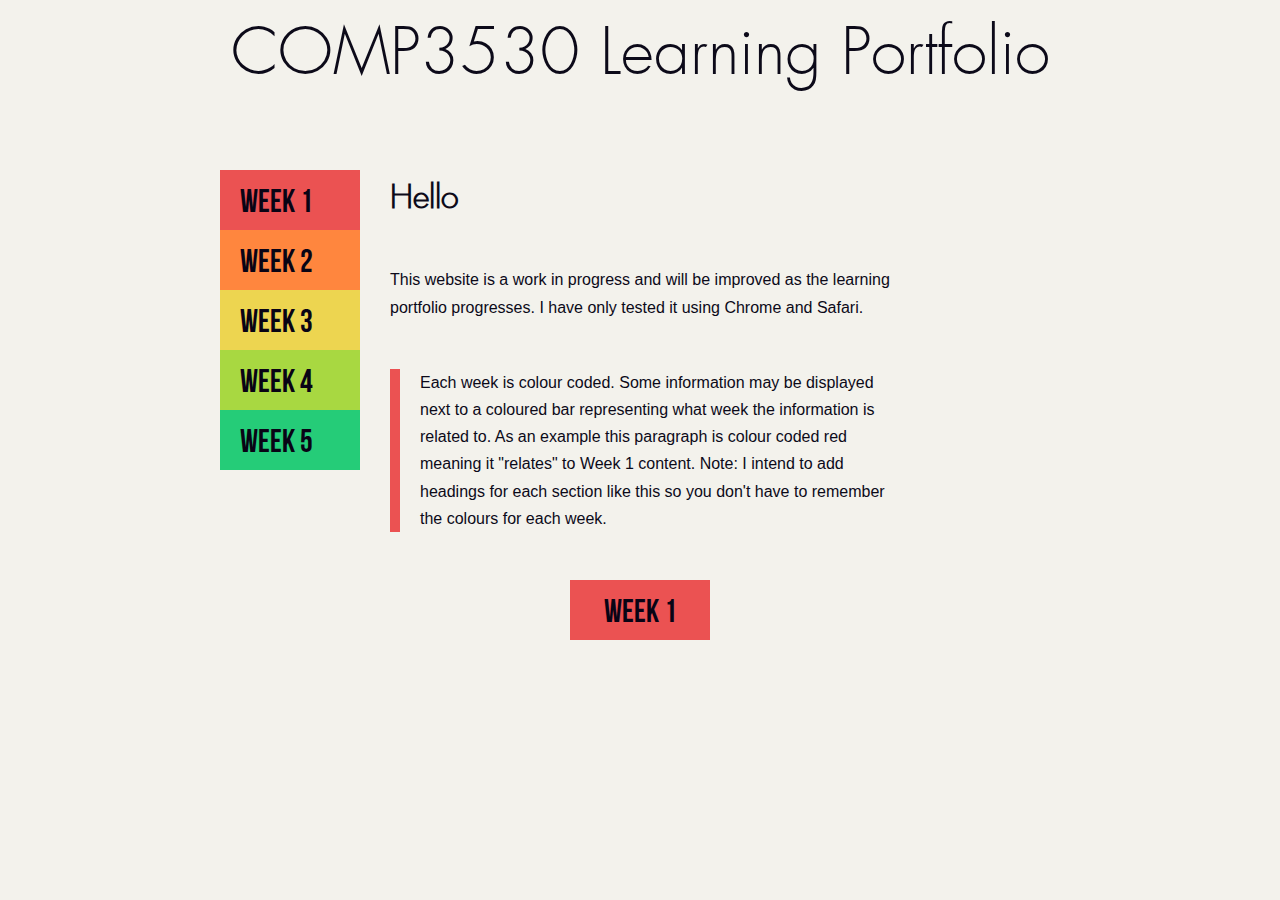
<file: index.html>
<!DOCTYPE html>
<html>
    <head>
        <meta charset="UTF-8">
        <title>Eamonn Laffey's Learning Portforlio</title>
        <link rel="stylesheet" type="text/css" href="style.css">
    </head>
    <body>
        <div class="banner"><a href="index.html">COMP3530 Learning Portfolio</a></div>
        <div class="container">
            <ul class="menu">
                <li><a class="menu-item1" href="week1.html">WEEK 1</a></li>
                <li><a class="menu-item2" href="week2.html">WEEK 2</a></li>
                <li><a class="menu-item3" href="week3.html">WEEK 3</a></li>
                <li><a class="menu-item4" href="week4.html">WEEK 4</a></li>
                <li><a class="menu-item5" href="week5.html">WEEK 5</a></li>
            </ul>
            <div class="content">
                <h1>Hello</h1>
                <p>This website is a work in progress and will be improved as the learning portfolio progresses. I have only tested it using Chrome and Safari.</p>
                <p class="para-week1">Each week is colour coded. Some information may be displayed next to a coloured bar representing what week the information is related to. As an example this paragraph is colour coded red meaning it "relates" to Week 1 content. Note: I intend to add headings for each section like this so you don't have to remember the colours for each week.</p>
                <a class="menu-item1" href="week1.html">WEEK 1</a>
            </div>
        </div>
    </body>
</html>
</file>
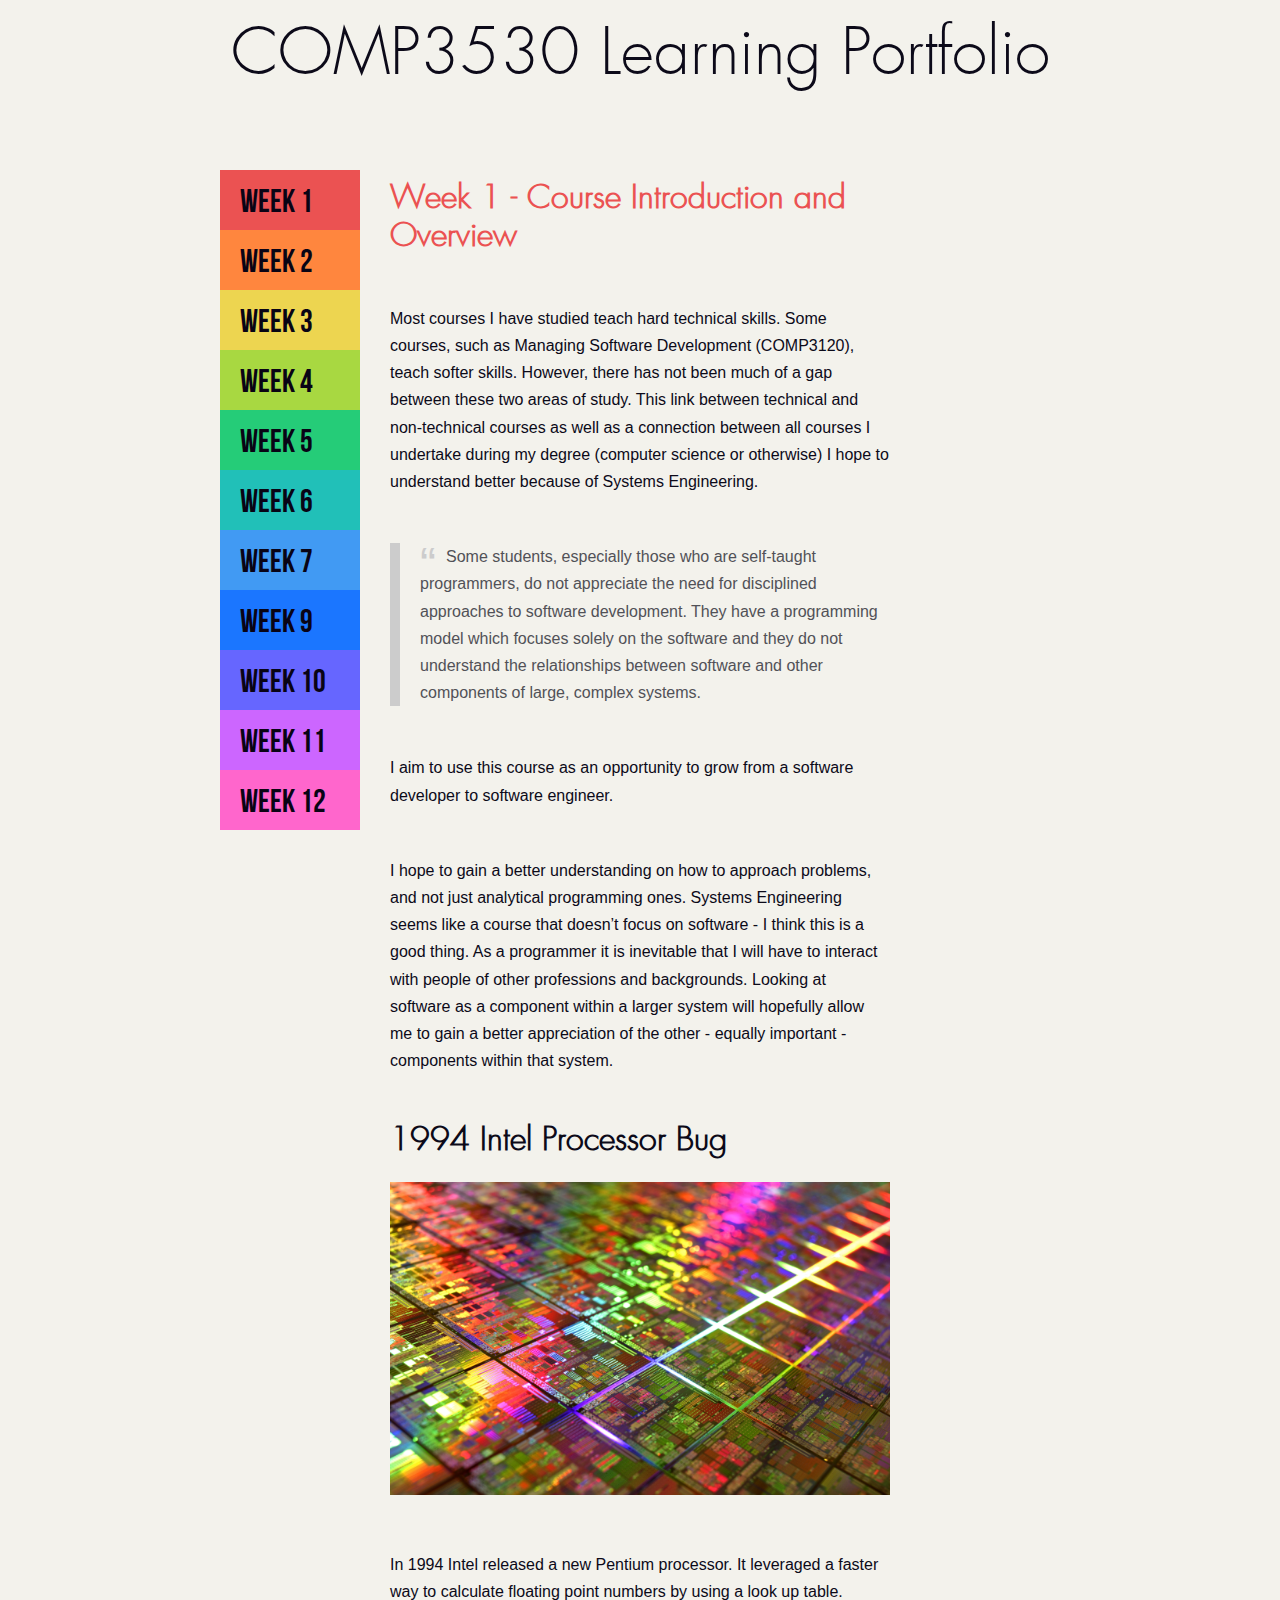
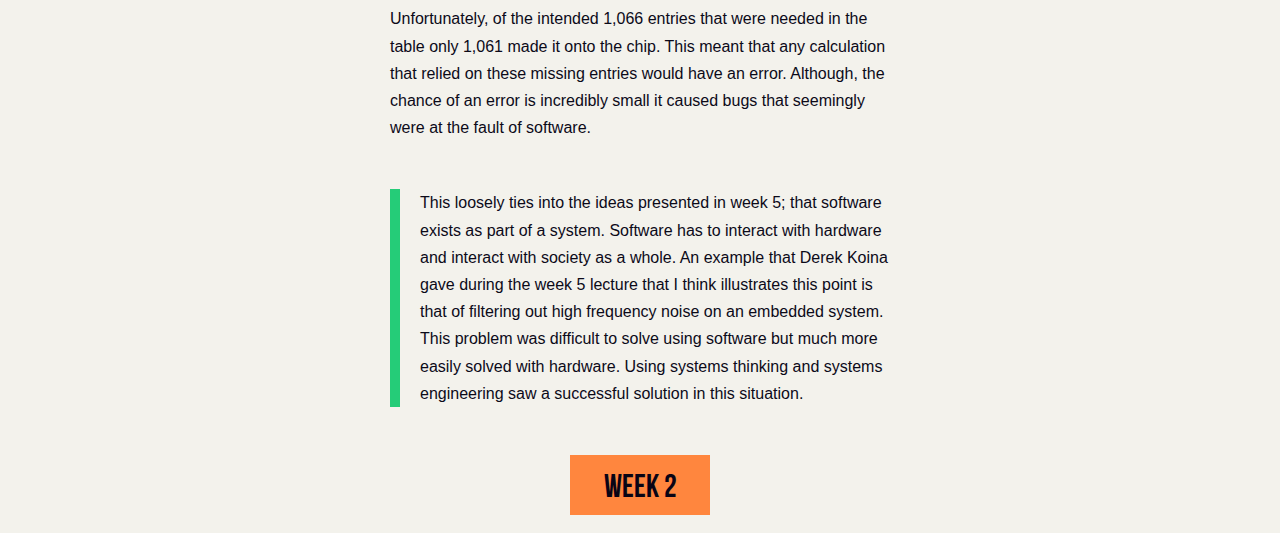
<file: week1.html>
<!DOCTYPE html>
<html>
    <head>
        <meta charset="UTF-8">
        <title>Eamonn Laffey's Learning Portforlio</title>
        <link rel="stylesheet" type="text/css" href="style.css">
    </head>
    <body>
        <div class="banner"><a href="index.html">COMP3530 Learning Portfolio</a></div>
        <div class="container">
            <ul class="menu">
                <li><a class="menu-item1" href="week1.html">WEEK 1</a></li>
                <li><a class="menu-item2" href="week2.html">WEEK 2</a></li>
                <li><a class="menu-item3" href="week3.html">WEEK 3</a></li>
                <li><a class="menu-item4" href="week4.html">WEEK 4</a></li>
                <li><a class="menu-item5" href="week5.html">WEEK 5</a></li>
                <li><a class="menu-item6" href="week6.html">WEEK 6</a></li>
                <li><a class="menu-item7" href="week7.html">WEEK 7</a></li>
                <li><a class="menu-item9" href="week9.html">WEEK 9</a></li>
                <li><a class="menu-item10" href="week10.html">WEEK 10</a></li>
                <li><a class="menu-item11" href="week11.html">WEEK 11</a></li>
                <li><a class="menu-item12" href="week12.html">WEEK 12</a></li>
            </ul>
            <div class="content">
                <h1 class="week1">Week 1 - Course Introduction and Overview</h1>
                <p>Most courses I have studied teach hard technical skills. Some courses, such as Managing Software Development (COMP3120), teach softer skills. However, there has not been much of a gap between these two areas of study. This link between technical and non-technical courses as well as a connection between all courses I undertake during my degree (computer science or otherwise) I hope to understand better because of Systems Engineering.</p>
                <p class="blockquote">Some students, especially those who are self-taught programmers, do not appreciate the need for disciplined approaches to software development. They have a programming model which focuses solely on the software and they do not  understand the relationships between software and other components of large, complex systems.</p>
                <p>I aim to use this course as an opportunity to grow from a software developer to software engineer.<p>
                <p>I hope to gain a better understanding on how to approach problems, and not just analytical programming ones. Systems Engineering seems like a course that doesn’t focus on software - I think this is a good thing. As a programmer it is inevitable that I will have to interact with people of other professions and backgrounds. Looking at software as a component within a larger system will hopefully allow me to gain a better appreciation of the other - equally important - components within that system.</p>
                <h1>1994 Intel Processor Bug</h1>
                <img src="intel.jpg" />
                <p>In 1994 Intel released a new Pentium processor. It leveraged a faster way to calculate floating point numbers by using a look up table. Unfortunately, of the intended 1,066 entries that were needed in the table only 1,061 made it onto the chip. This meant that any calculation that relied on these missing entries would have an error. Although, the chance of an error is incredibly small it caused bugs that seemingly were at the fault of software. </p>
                <p class="para-week5">This loosely ties into the ideas presented in week 5; that software exists as part of a system. Software has to interact with hardware and interact with society as a whole. An example that Derek Koina gave during the week 5 lecture that I think illustrates this point is that of filtering out high frequency noise on an embedded system. This problem was difficult to solve using software but much more easily solved with hardware. Using systems thinking and systems engineering saw a successful solution in this situation.</p>
                <a class="menu-item2" href="week2.html">WEEK 2</a>
            </div>
        </div>
    </body>
</html>
</file>
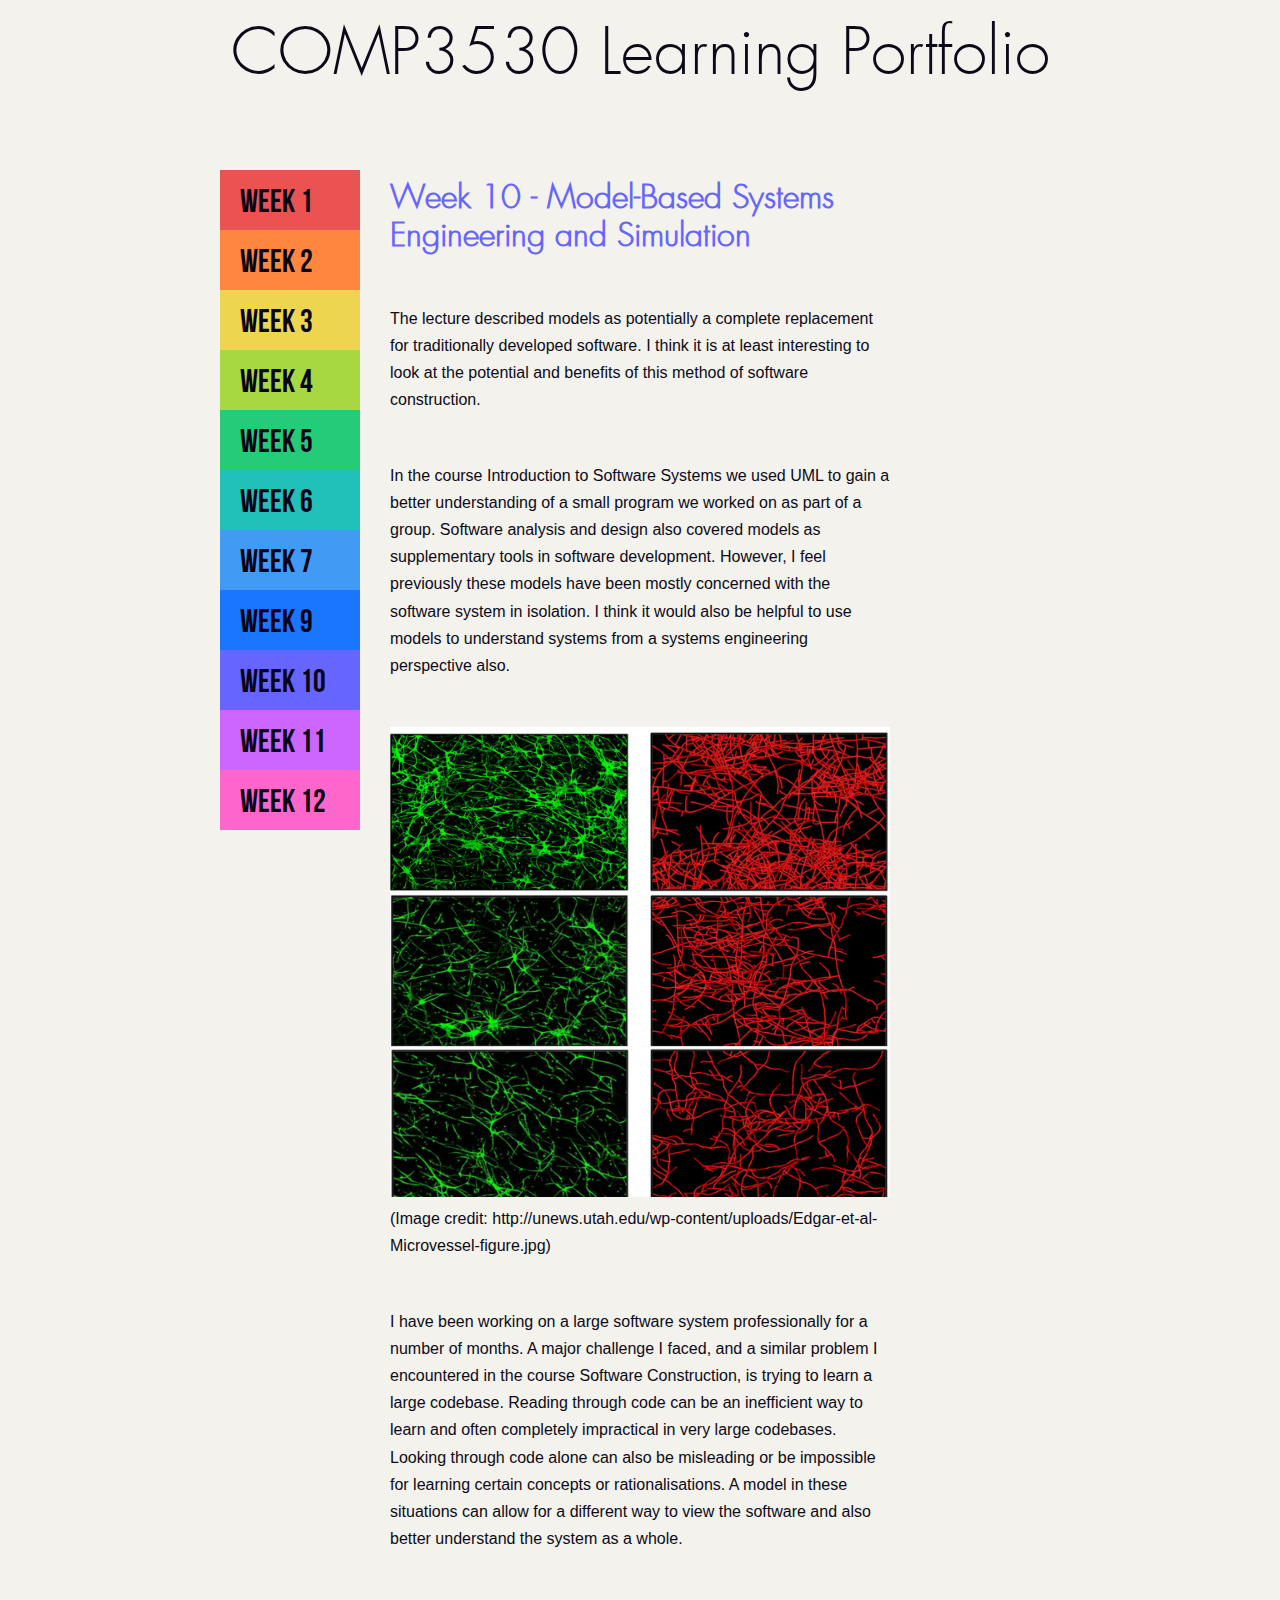
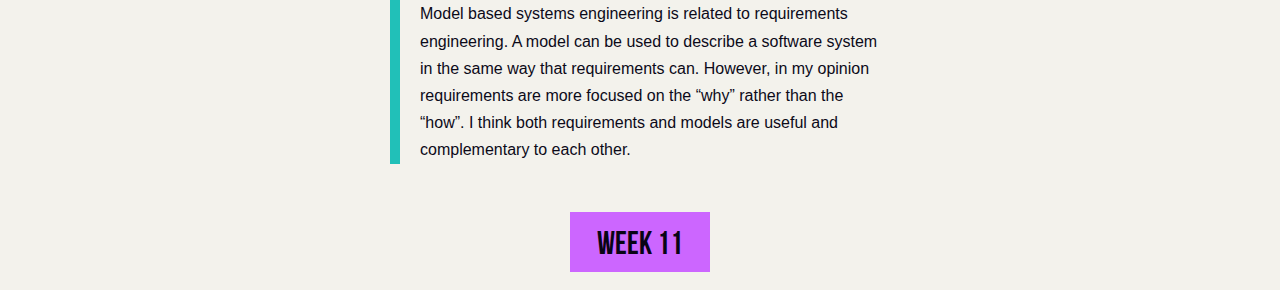
<file: week10.html>
<!DOCTYPE html>
<html>
    <head>
        <meta charset="UTF-8">
        <title>Eamonn Laffey's Learning Portforlio</title>
        <link rel="stylesheet" type="text/css" href="style.css">
    </head>
    <body>
        <div class="banner"><a href="index.html">COMP3530 Learning Portfolio</a></div>
        <div class="container">
            <ul class="menu">
                <li><a class="menu-item1" href="week1.html">WEEK 1</a></li>
                <li><a class="menu-item2" href="week2.html">WEEK 2</a></li>
                <li><a class="menu-item3" href="week3.html">WEEK 3</a></li>
                <li><a class="menu-item4" href="week4.html">WEEK 4</a></li>
                <li><a class="menu-item5" href="week5.html">WEEK 5</a></li>
                <li><a class="menu-item6" href="week6.html">WEEK 6</a></li>
                <li><a class="menu-item7" href="week7.html">WEEK 7</a></li>
                <li><a class="menu-item9" href="week9.html">WEEK 9</a></li>
                <li><a class="menu-item10" href="week10.html">WEEK 10</a></li>
                <li><a class="menu-item11" href="week11.html">WEEK 11</a></li>
                <li><a class="menu-item12" href="week12.html">WEEK 12</a></li>
            </ul>
            <div class="content">
                <h1 class="week10">Week 10 - Model-Based Systems Engineering and Simulation</h1>
                <p>The lecture described models as potentially a complete replacement for traditionally developed software. I think it is at least interesting to look at the potential and benefits of this method of software construction.</p>
                <p>In the course Introduction to Software Systems we used UML to gain a better understanding of a small program we worked on as part of a group. Software analysis and design also covered models as supplementary tools in software development. However, I feel previously these models have been mostly concerned with the software system in isolation. I think it would also be helpful to use models to understand systems from a systems engineering perspective also.</p>
                <img src="model.jpg" />
                (Image credit: http://unews.utah.edu/wp-content/uploads/Edgar-et-al-Microvessel-figure.jpg)
                <p>I have been working on a large software system professionally for a number of months. A major challenge I faced, and a similar problem I encountered in the course Software Construction, is trying to learn a large codebase. Reading through code can be an inefficient way to learn and often completely impractical in very large codebases. Looking through code alone can also be misleading or be impossible for learning certain concepts or rationalisations. A model in these situations can allow for a different way to view the software and also better understand the system as a whole.</p>
                <p class="para-week6">Model based systems engineering is related to requirements engineering. A model can be used to describe a software system in the same way that requirements can. However, in my opinion requirements are more focused on the “why” rather than the “how”. I think both requirements and models are useful and complementary to each other.</p>
                <a class="menu-item11" href="week11.html">WEEK 11</a>
            </div>
        </div>
    </body>
</html>
</file>
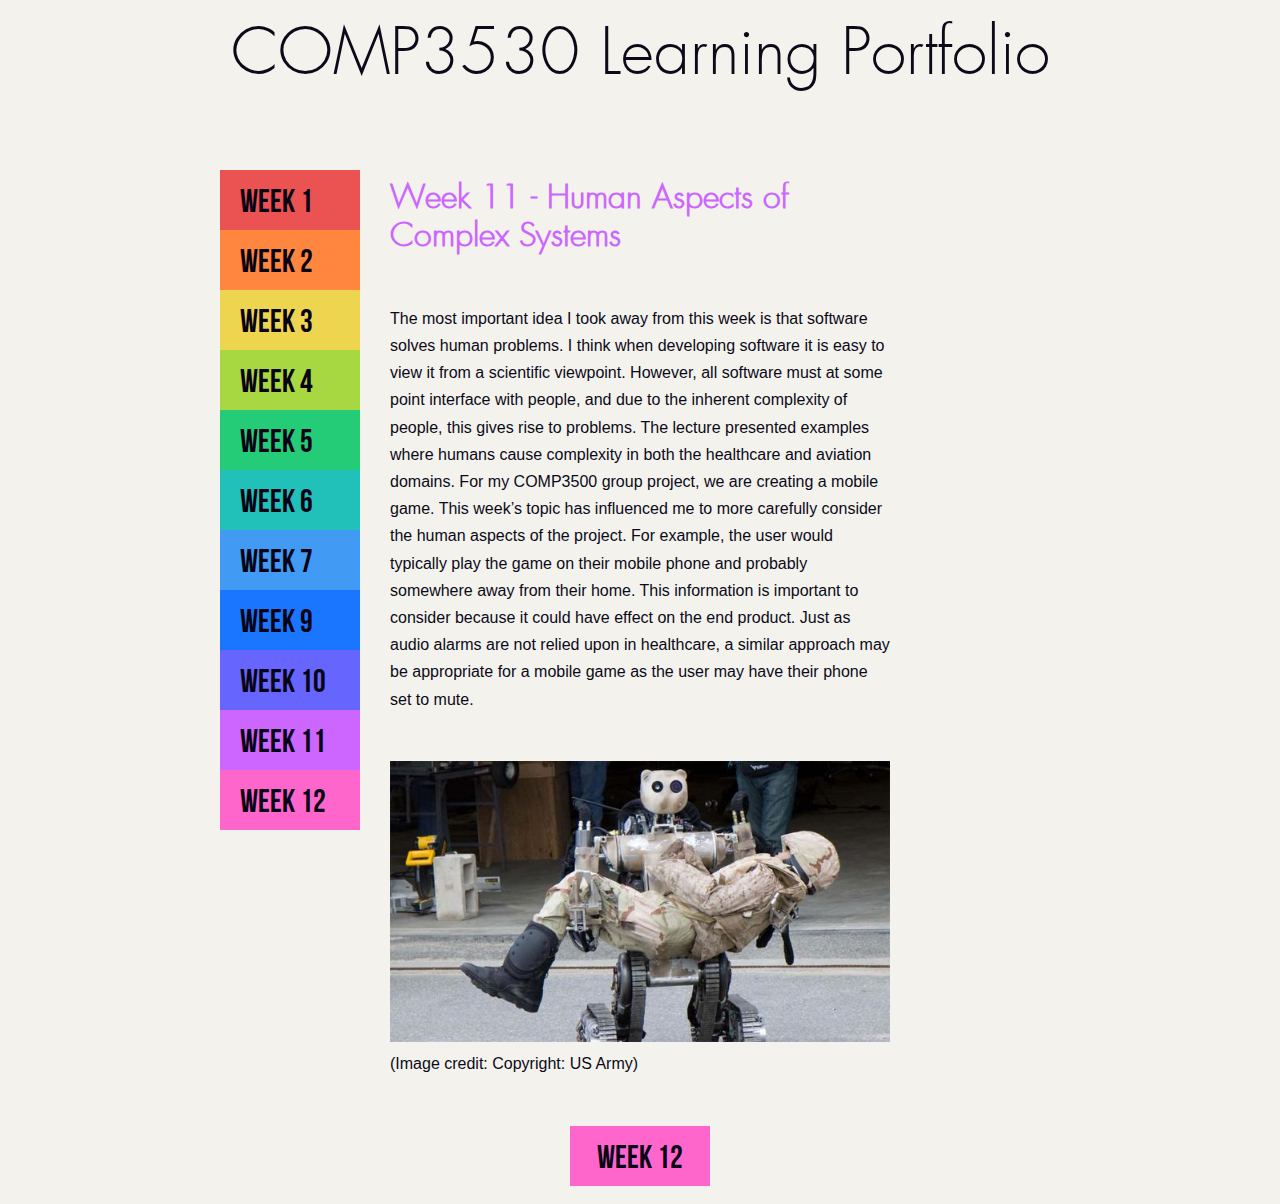
<file: week11.html>
<!DOCTYPE html>
<html>
    <head>
        <meta charset="UTF-8">
        <title>Eamonn Laffey's Learning Portforlio</title>
        <link rel="stylesheet" type="text/css" href="style.css">
    </head>
    <body>
        <div class="banner"><a href="index.html">COMP3530 Learning Portfolio</a></div>
        <div class="container">
            <ul class="menu">
                <li><a class="menu-item1" href="week1.html">WEEK 1</a></li>
                <li><a class="menu-item2" href="week2.html">WEEK 2</a></li>
                <li><a class="menu-item3" href="week3.html">WEEK 3</a></li>
                <li><a class="menu-item4" href="week4.html">WEEK 4</a></li>
                <li><a class="menu-item5" href="week5.html">WEEK 5</a></li>
                <li><a class="menu-item6" href="week6.html">WEEK 6</a></li>
                <li><a class="menu-item7" href="week7.html">WEEK 7</a></li>
                <li><a class="menu-item9" href="week9.html">WEEK 9</a></li>
                <li><a class="menu-item10" href="week10.html">WEEK 10</a></li>
                <li><a class="menu-item11" href="week11.html">WEEK 11</a></li>
                <li><a class="menu-item12" href="week12.html">WEEK 12</a></li>
            </ul>
            <div class="content">
                <h1 class="week11">Week 11 - Human Aspects of Complex Systems</h1>
                <p>The most important idea I took away from this week is that software solves human problems. I think when developing software it is easy to view it from a scientific viewpoint. However, all software must at some point interface with people, and due to the inherent complexity of people, this gives rise to problems. The lecture presented examples where humans cause complexity in both the healthcare and aviation domains. For my COMP3500 group project, we are creating a mobile game. This week’s topic has influenced me to more carefully consider the human aspects of the project. For example, the user would typically play the game on their mobile phone and probably somewhere away from their home. This information is important to consider because it could have effect on the end product. Just as audio alarms are not relied upon in healthcare, a similar approach may be appropriate for a mobile game as the user may have their phone set to mute.</p>
                <img src="robot.jpg" />
                (Image credit: Copyright: US Army)
                <p></p>
                <a class="menu-item12" href="week12.html">WEEK 12</a>
            </div>
        </div>
    </body>
</html>
</file>
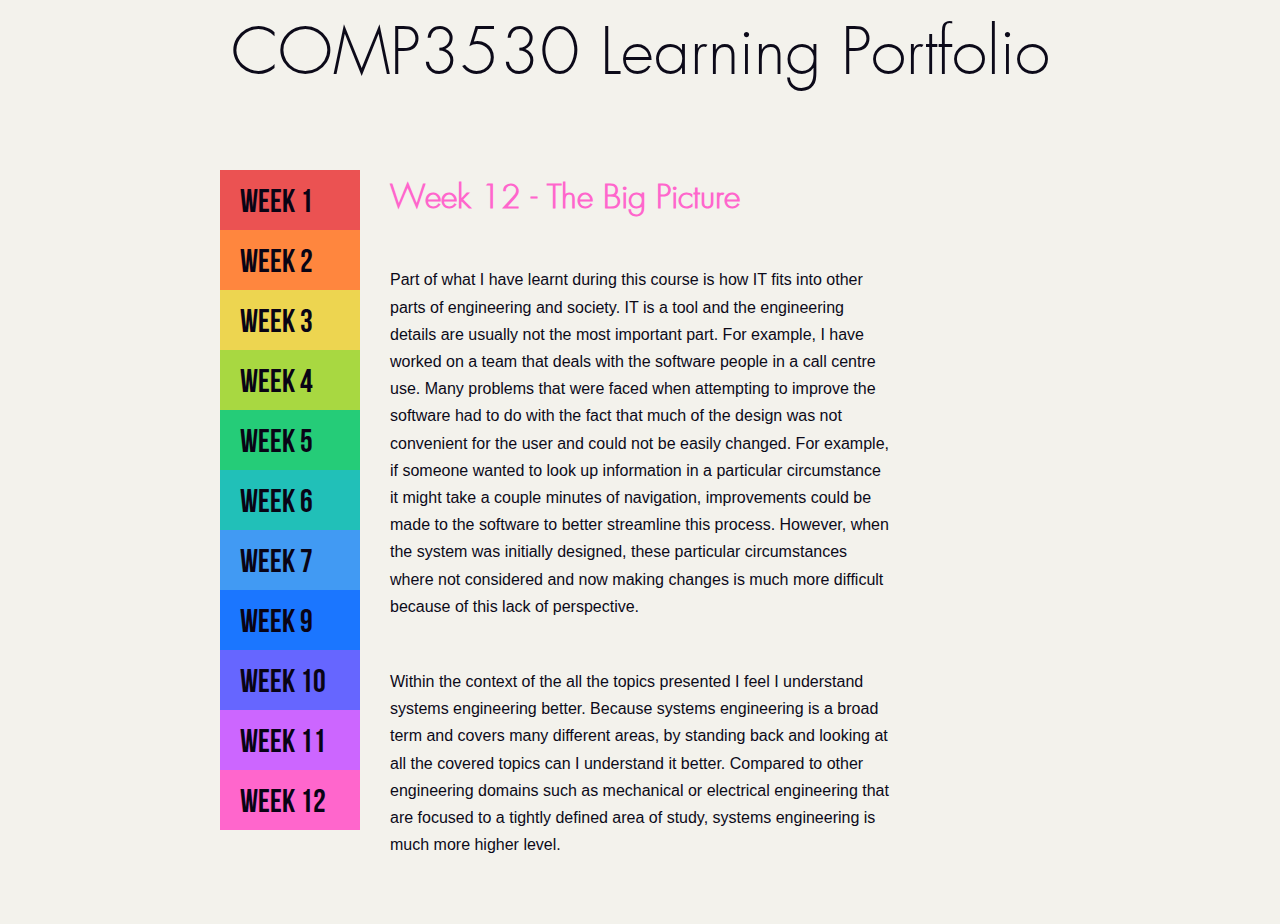
<file: week12.html>
<!DOCTYPE html>
<html>
    <head>
        <meta charset="UTF-8">
        <title>Eamonn Laffey's Learning Portforlio</title>
        <link rel="stylesheet" type="text/css" href="style.css">
    </head>
    <body>
        <div class="banner"><a href="index.html">COMP3530 Learning Portfolio</a></div>
        <div class="container">
            <ul class="menu">
                <li><a class="menu-item1" href="week1.html">WEEK 1</a></li>
                <li><a class="menu-item2" href="week2.html">WEEK 2</a></li>
                <li><a class="menu-item3" href="week3.html">WEEK 3</a></li>
                <li><a class="menu-item4" href="week4.html">WEEK 4</a></li>
                <li><a class="menu-item5" href="week5.html">WEEK 5</a></li>
                <li><a class="menu-item6" href="week6.html">WEEK 6</a></li>
                <li><a class="menu-item7" href="week7.html">WEEK 7</a></li>
                <li><a class="menu-item9" href="week9.html">WEEK 9</a></li>
                <li><a class="menu-item10" href="week10.html">WEEK 10</a></li>
                <li><a class="menu-item11" href="week11.html">WEEK 11</a></li>
                <li><a class="menu-item12" href="week12.html">WEEK 12</a></li>
            </ul>
            <div class="content">
                <h1 class="week12">Week 12 - The Big Picture</h1>
                <p>Part of what I have learnt during this course is how IT fits into other parts of engineering and society. IT is a tool and the engineering details are usually not the most important part. For example, I have worked on a team that deals with the software people in a call centre use. Many problems that were faced when attempting to improve the software had to do with the fact that much of the design was not convenient for the user and could not be easily changed. For example, if someone wanted to look up information in a particular circumstance it might take a couple minutes of navigation, improvements could be made to the software to better streamline this process. However, when the system was initially designed, these particular circumstances where not considered and now making changes is much more difficult because of this lack of perspective.</p>
                <p>Within the context of the all the topics presented I feel I understand systems engineering better. Because systems engineering is a broad term and covers many different areas, by standing back and looking at all the covered topics can I understand it better. Compared to other engineering domains such as mechanical or electrical engineering that are focused to a tightly defined area of study, systems engineering is much more higher level.</p>
            </div>
        </div>
    </body>
</html>
</file>
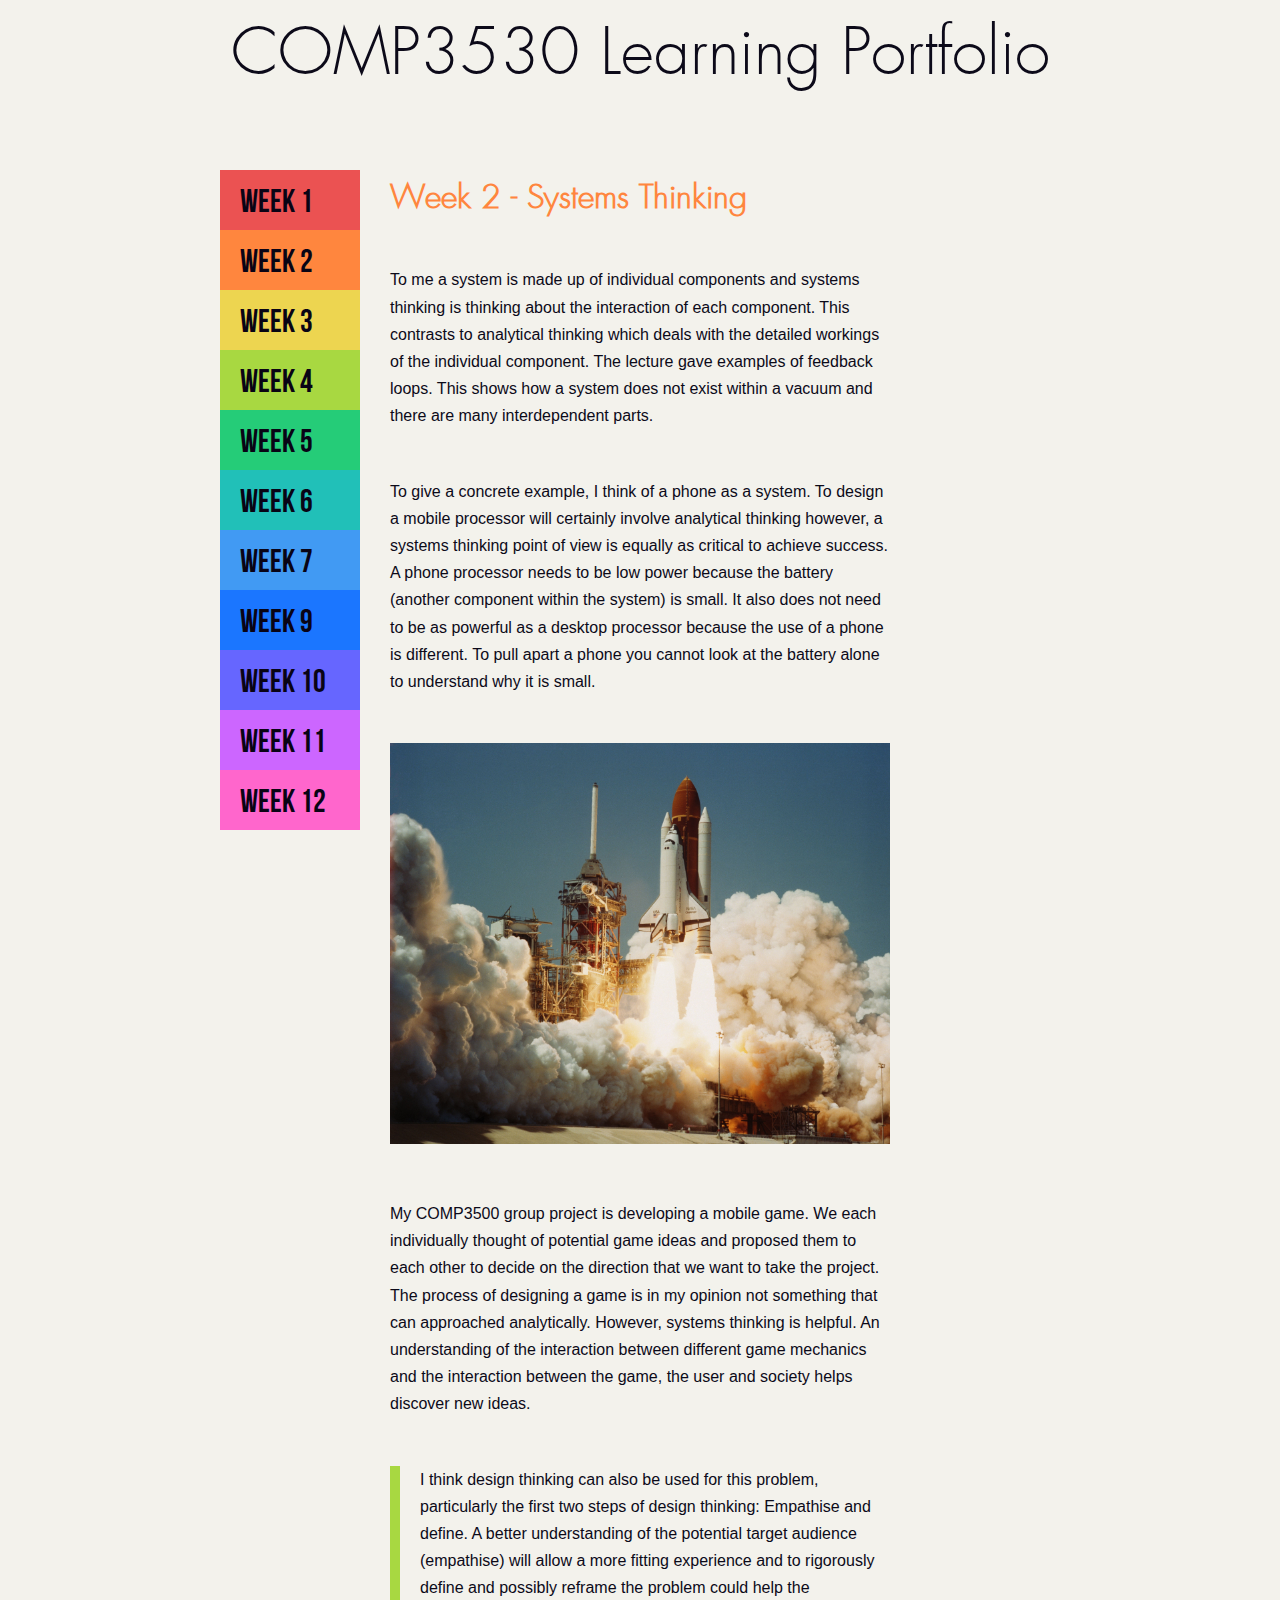
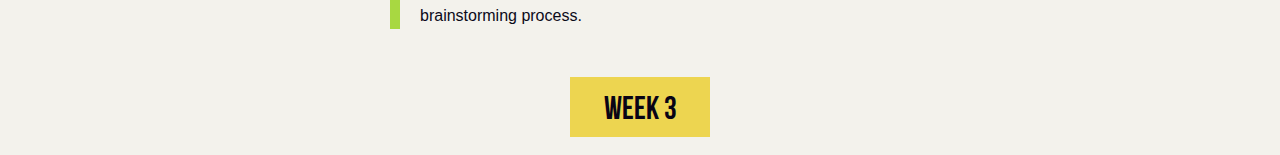
<file: week2.html>
<!DOCTYPE html>
<html>
    <head>
        <meta charset="UTF-8">
        <title>Eamonn Laffey's Learning Portforlio</title>
        <link rel="stylesheet" type="text/css" href="style.css">
    </head>
    <body>
        <div class="banner"><a href="index.html">COMP3530 Learning Portfolio</a></div>
        <div class="container">
            <ul class="menu">
                <li><a class="menu-item1" href="week1.html">WEEK 1</a></li>
                <li><a class="menu-item2" href="week2.html">WEEK 2</a></li>
                <li><a class="menu-item3" href="week3.html">WEEK 3</a></li>
                <li><a class="menu-item4" href="week4.html">WEEK 4</a></li>
                <li><a class="menu-item5" href="week5.html">WEEK 5</a></li>
                <li><a class="menu-item6" href="week6.html">WEEK 6</a></li>
                <li><a class="menu-item7" href="week7.html">WEEK 7</a></li>
                <li><a class="menu-item9" href="week9.html">WEEK 9</a></li>
                <li><a class="menu-item10" href="week10.html">WEEK 10</a></li>
                <li><a class="menu-item11" href="week11.html">WEEK 11</a></li>
                <li><a class="menu-item12" href="week12.html">WEEK 12</a></li>
            </ul>
            <div class="content">
                <h1 class="week2">Week 2 - Systems Thinking</h1>
                <p>To me a system is made up of individual components and systems thinking is thinking about the interaction of each component. This contrasts to analytical thinking which deals with the detailed workings of the individual component. The lecture gave examples of feedback loops. This shows how a system does not exist within a vacuum and there are many interdependent parts.</p>
                <p>To give a concrete example, I think of a phone as a system. To design a mobile processor will certainly involve analytical thinking however, a systems thinking point of view is equally as critical to achieve success. A phone processor needs to be low power because the battery (another component within the system) is small. It also does not need to be as powerful as a desktop processor because the use of a phone is different. To pull apart a phone you cannot look at the battery alone to understand why it is small.</p>
                <img src="shuttle.jpg" />
                <p>My COMP3500 group project is developing a mobile game. We each individually thought of potential game ideas and proposed them to each other to decide on the direction that we want to take the project. The process of designing a game is in my opinion not something that can approached analytically. However, systems thinking is helpful. An understanding of the interaction between different game mechanics and the interaction between the game, the user and society helps discover new ideas.</p>
                <p class="para-week4">I think design thinking can also be used for this problem, particularly the first two steps of design thinking: Empathise and define. A better understanding of the potential target audience (empathise) will allow a more fitting experience and to rigorously define and possibly reframe the problem could help the brainstorming process.</p>
                <a class="menu-item3" href="week3.html">WEEK 3</a>
            </div>
        </div>
    </body>
</html>
</file>
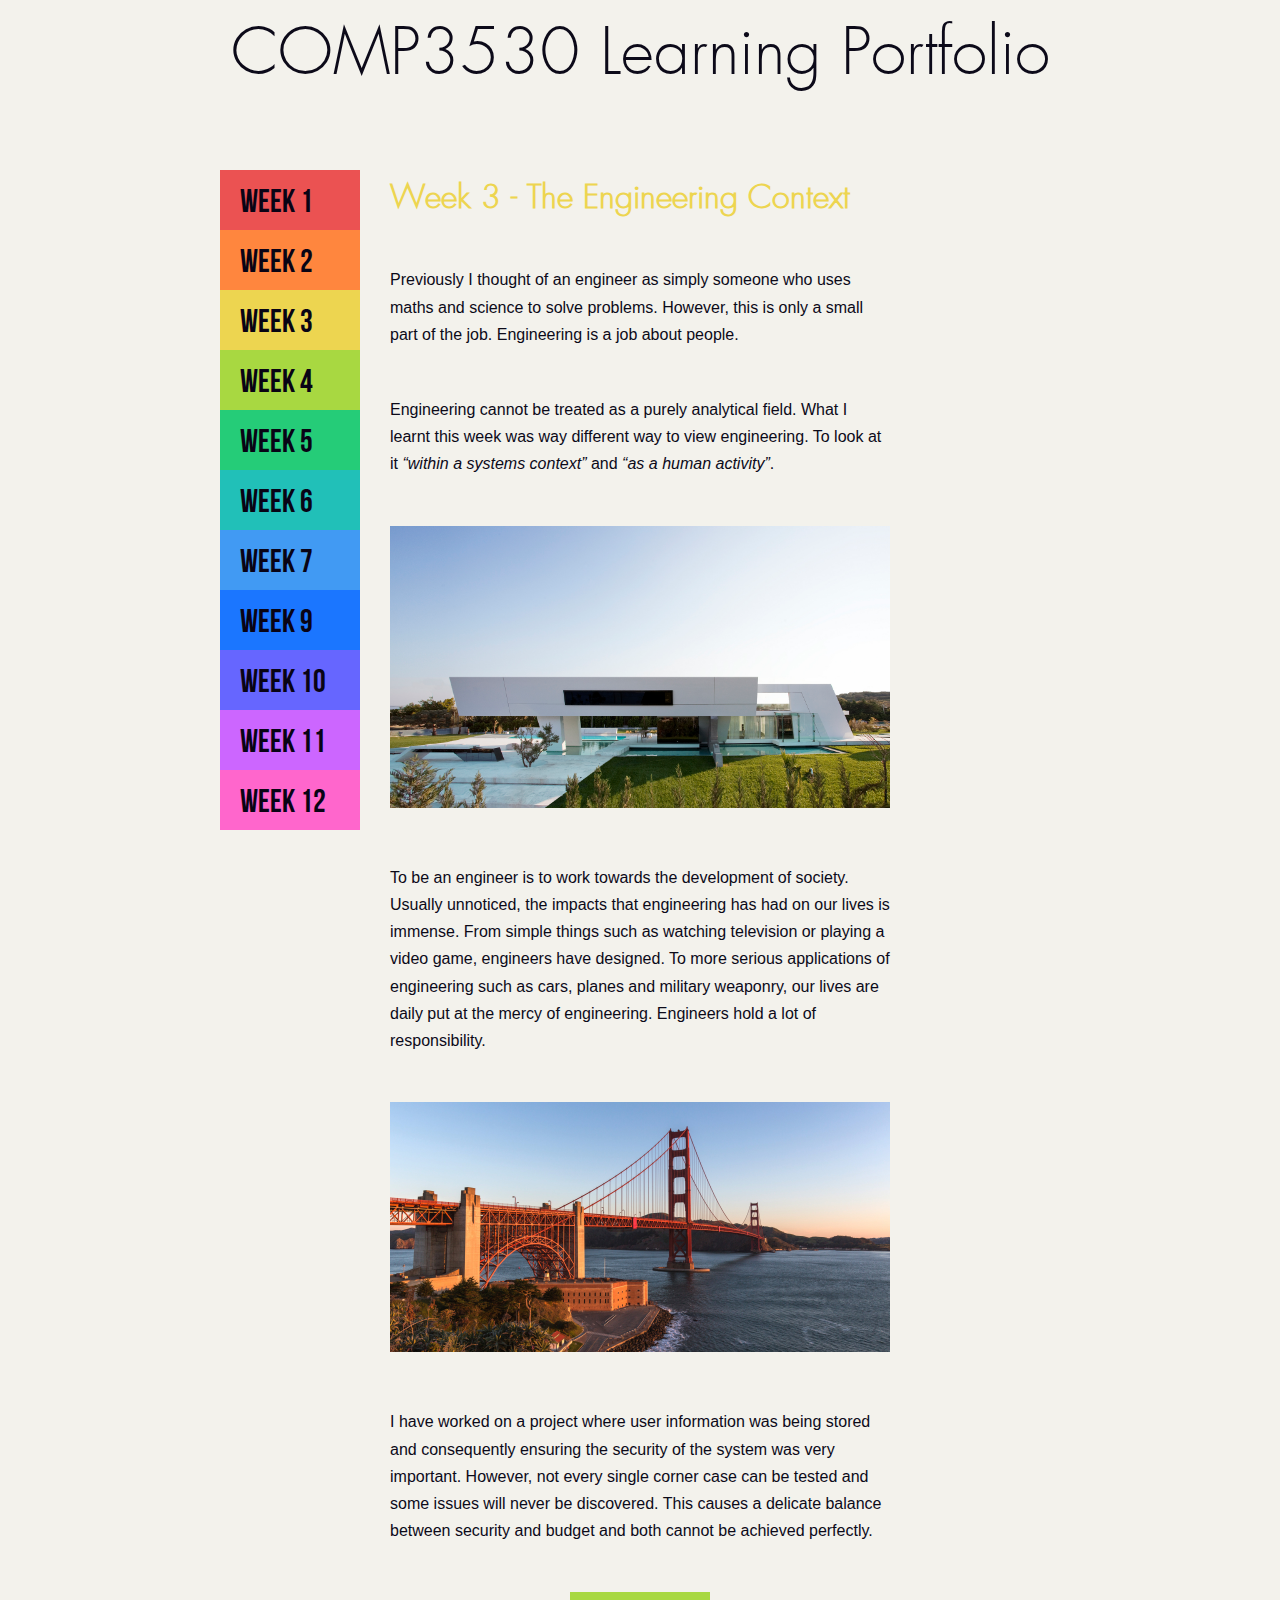
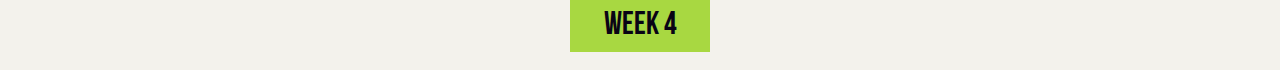
<file: week3.html>
<!DOCTYPE html>
<html>
    <head>
        <meta charset="UTF-8">
        <title>Eamonn Laffey's Learning Portforlio</title>
        <link rel="stylesheet" type="text/css" href="style.css">
    </head>
    <body>
        <div class="banner"><a href="index.html">COMP3530 Learning Portfolio</a></div>
        <div class="container">
            <ul class="menu">
                <li><a class="menu-item1" href="week1.html">WEEK 1</a></li>
                <li><a class="menu-item2" href="week2.html">WEEK 2</a></li>
                <li><a class="menu-item3" href="week3.html">WEEK 3</a></li>
                <li><a class="menu-item4" href="week4.html">WEEK 4</a></li>
                <li><a class="menu-item5" href="week5.html">WEEK 5</a></li>
                <li><a class="menu-item6" href="week6.html">WEEK 6</a></li>
                <li><a class="menu-item7" href="week7.html">WEEK 7</a></li>
                <li><a class="menu-item9" href="week9.html">WEEK 9</a></li>
                <li><a class="menu-item10" href="week10.html">WEEK 10</a></li>
                <li><a class="menu-item11" href="week11.html">WEEK 11</a></li>
                <li><a class="menu-item12" href="week12.html">WEEK 12</a></li>
            </ul>
            <div class="content">
                <h1 class="week3">Week 3 - The Engineering Context</h1>
                <p>Previously I thought of an engineer as simply someone who uses maths and science to solve problems. However, this is only a small part of the job. Engineering is a job about people.</p>
                <p>Engineering cannot be treated as a purely analytical field. What I learnt this week was way different way to view engineering. To look at it <i>“within a systems context”</i> and <i>“as a human activity”</i>.</p>
                <img src="house.jpg" />
                <p>To be an engineer is to work towards the development of society. Usually unnoticed, the impacts that engineering has had on our lives is immense. From simple things such as watching television or playing a video game, engineers have designed. To more serious applications of engineering such as cars, planes and military weaponry, our lives are daily put at the mercy of engineering. Engineers hold a lot of responsibility.</p>
                <img src="bridge.jpg" />
                <p>I have worked on a project where user information was being stored and consequently ensuring the security of the system was very important. However, not every single corner case can be tested and some issues will never be discovered. This causes a delicate balance between security and budget and both cannot be achieved perfectly.</p>
                <a class="menu-item4" href="week4.html">WEEK 4</a>
            </div>
        </div>
    </body>
</html>
</file>
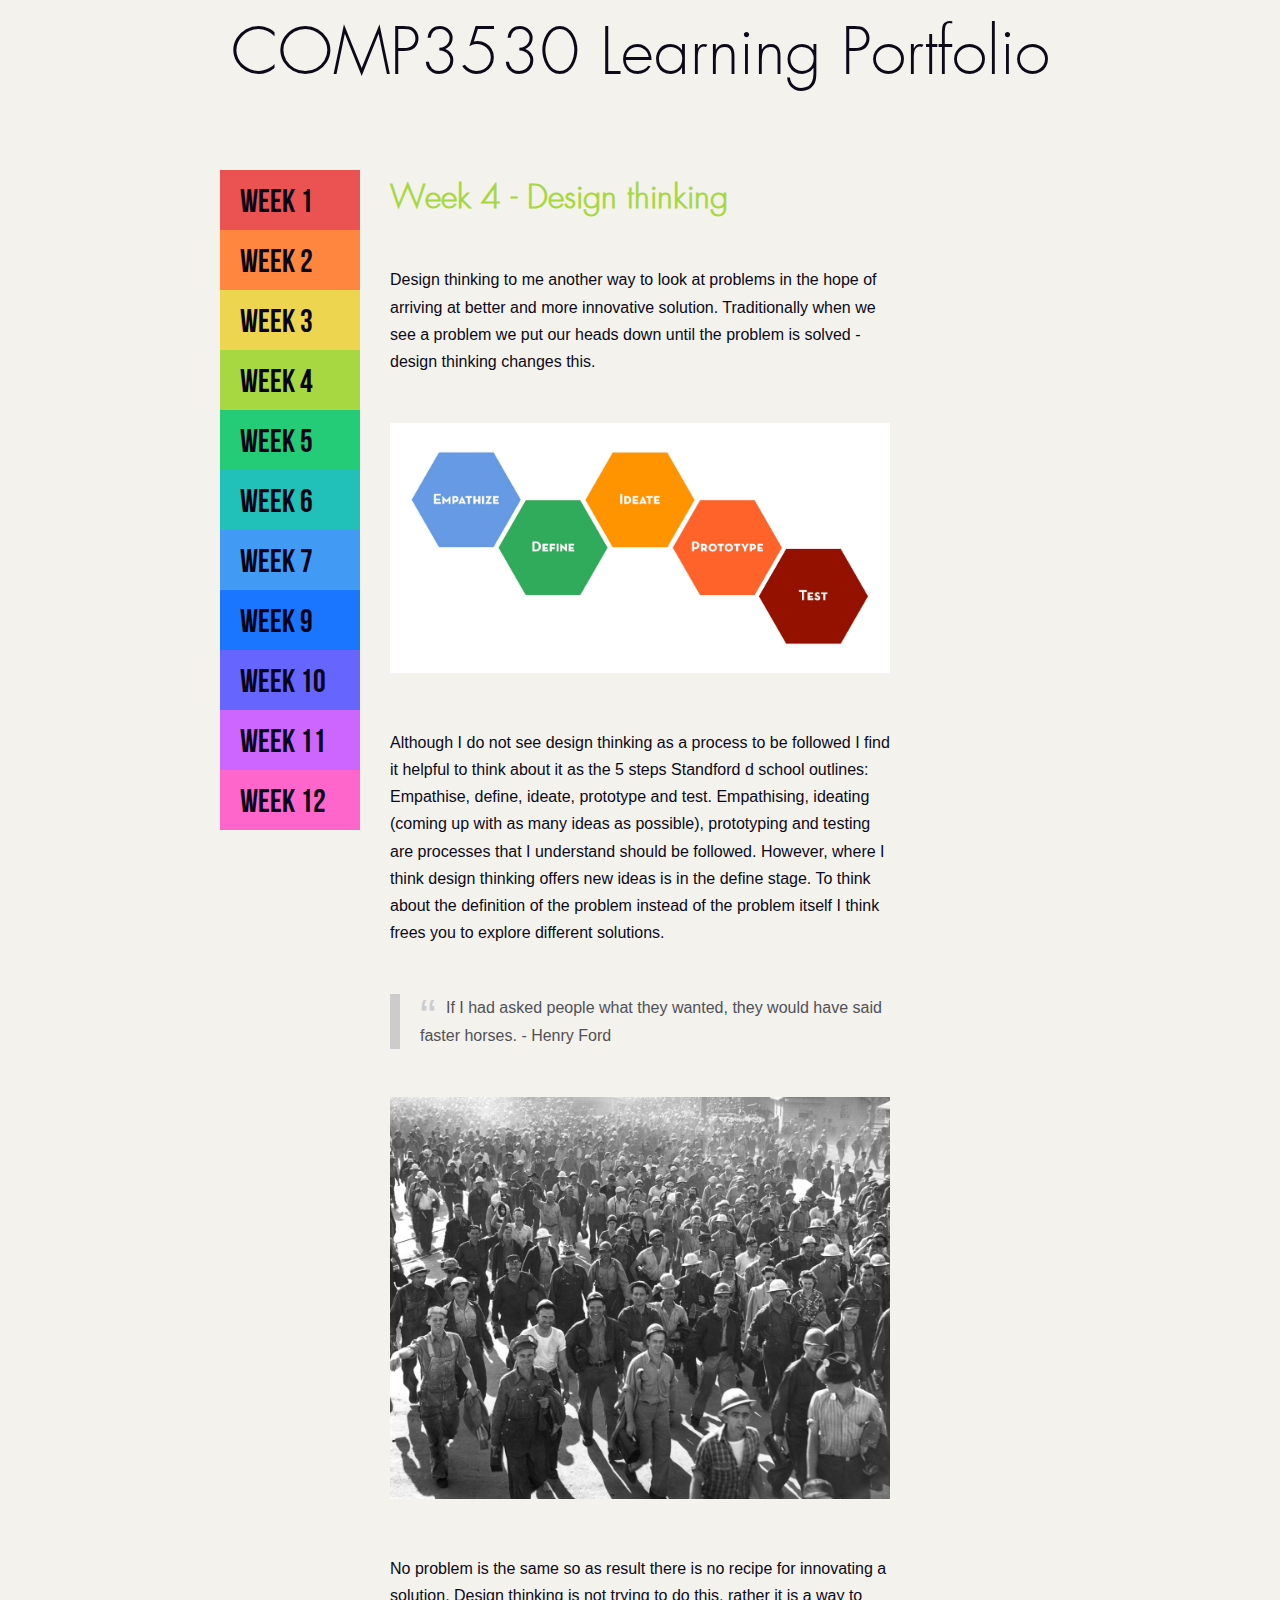
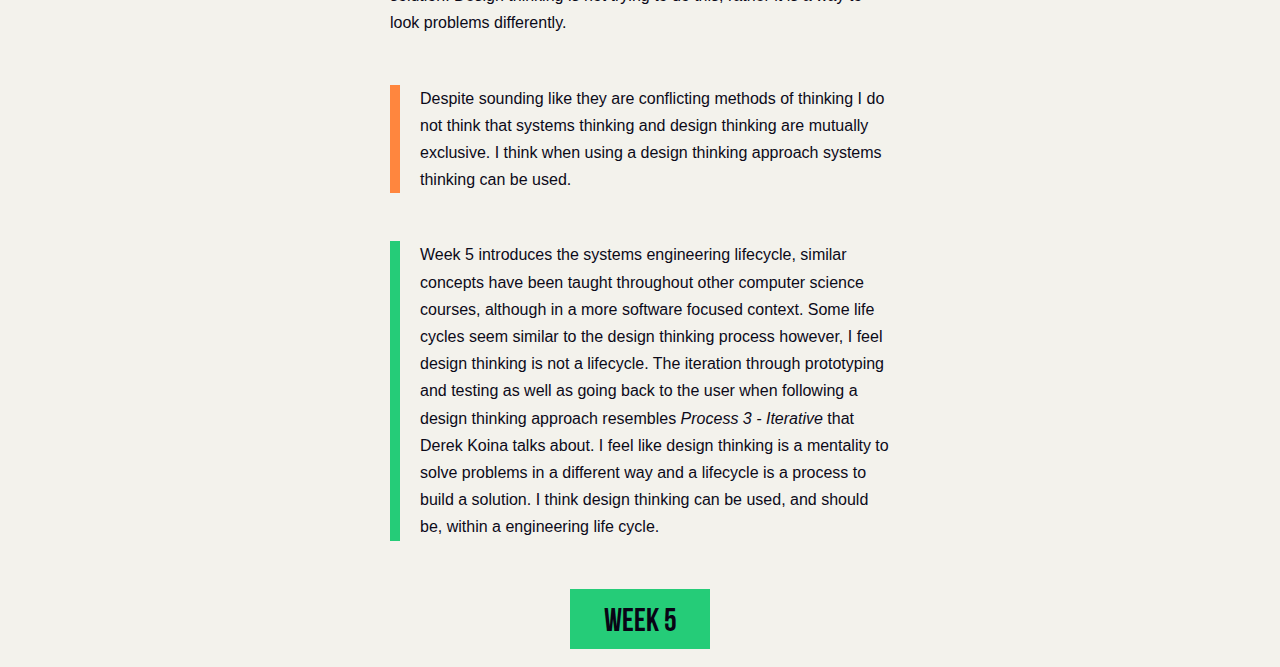
<file: week4.html>
<!DOCTYPE html>
<html>
    <head>
        <meta charset="UTF-8">
        <title>Eamonn Laffey's Learning Portforlio</title>
        <link rel="stylesheet" type="text/css" href="style.css">
    </head>
    <body>
        <div class="banner"><a href="index.html">COMP3530 Learning Portfolio</a></div>
        <div class="container">
            <ul class="menu">
                <li><a class="menu-item1" href="week1.html">WEEK 1</a></li>
                <li><a class="menu-item2" href="week2.html">WEEK 2</a></li>
                <li><a class="menu-item3" href="week3.html">WEEK 3</a></li>
                <li><a class="menu-item4" href="week4.html">WEEK 4</a></li>
                <li><a class="menu-item5" href="week5.html">WEEK 5</a></li>
                <li><a class="menu-item6" href="week6.html">WEEK 6</a></li>
                <li><a class="menu-item7" href="week7.html">WEEK 7</a></li>
                <li><a class="menu-item9" href="week9.html">WEEK 9</a></li>
                <li><a class="menu-item10" href="week10.html">WEEK 10</a></li>
                <li><a class="menu-item11" href="week11.html">WEEK 11</a></li>
                <li><a class="menu-item12" href="week12.html">WEEK 12</a></li>
            </ul>
            <div class="content">
                <h1 class="week4">Week 4 - Design thinking</h1>
                <p>Design thinking to me another way to look at problems in the hope of arriving at better and more innovative solution. Traditionally when we see a problem we put our heads down until the problem is solved - design thinking changes this.</p>
                <img src="hex-design.jpg" />
                <p>Although I do not see design thinking as a process to be followed I find it helpful to think about it as the 5 steps Standford d school outlines: Empathise, define, ideate, prototype and test. Empathising, ideating (coming up with as many ideas as possible), prototyping and testing are processes that I understand should be followed. However, where I think design thinking offers new ideas is in the define stage. To think about the definition of the problem instead of the problem itself I think frees you to explore different solutions.</p>
                <p class="blockquote">If I had asked people what they wanted, they would have said faster horses. - Henry Ford</p>
                <img src="people.jpg" />
                <p>No problem is the same so as result there is no recipe for innovating a solution. Design thinking is not trying to do this, rather it is a way to look problems differently.</p>
                <p class="para-week2">Despite sounding like they are conflicting methods of thinking I do not think that systems thinking and design thinking are mutually exclusive. I think when using a design thinking approach systems thinking can be used.</p>
                <p class="para-week5">Week 5 introduces the systems engineering lifecycle, similar concepts have been taught throughout other computer science courses, although in a more software focused context. Some life cycles seem similar to the design thinking process however, I feel design thinking is not a lifecycle. The iteration through prototyping and testing as well as going back to the user when following a design thinking approach resembles <i>Process 3 - Iterative</i> that Derek Koina talks about. I feel like design thinking is a mentality to solve problems in a different way and a lifecycle is a process to build a solution. I think design thinking can be used, and should be, within a engineering life cycle.</p>
                <a class="menu-item5" href="week5.html">WEEK 5</a>
            </div>
        </div>
    </body>
</html>
</file>
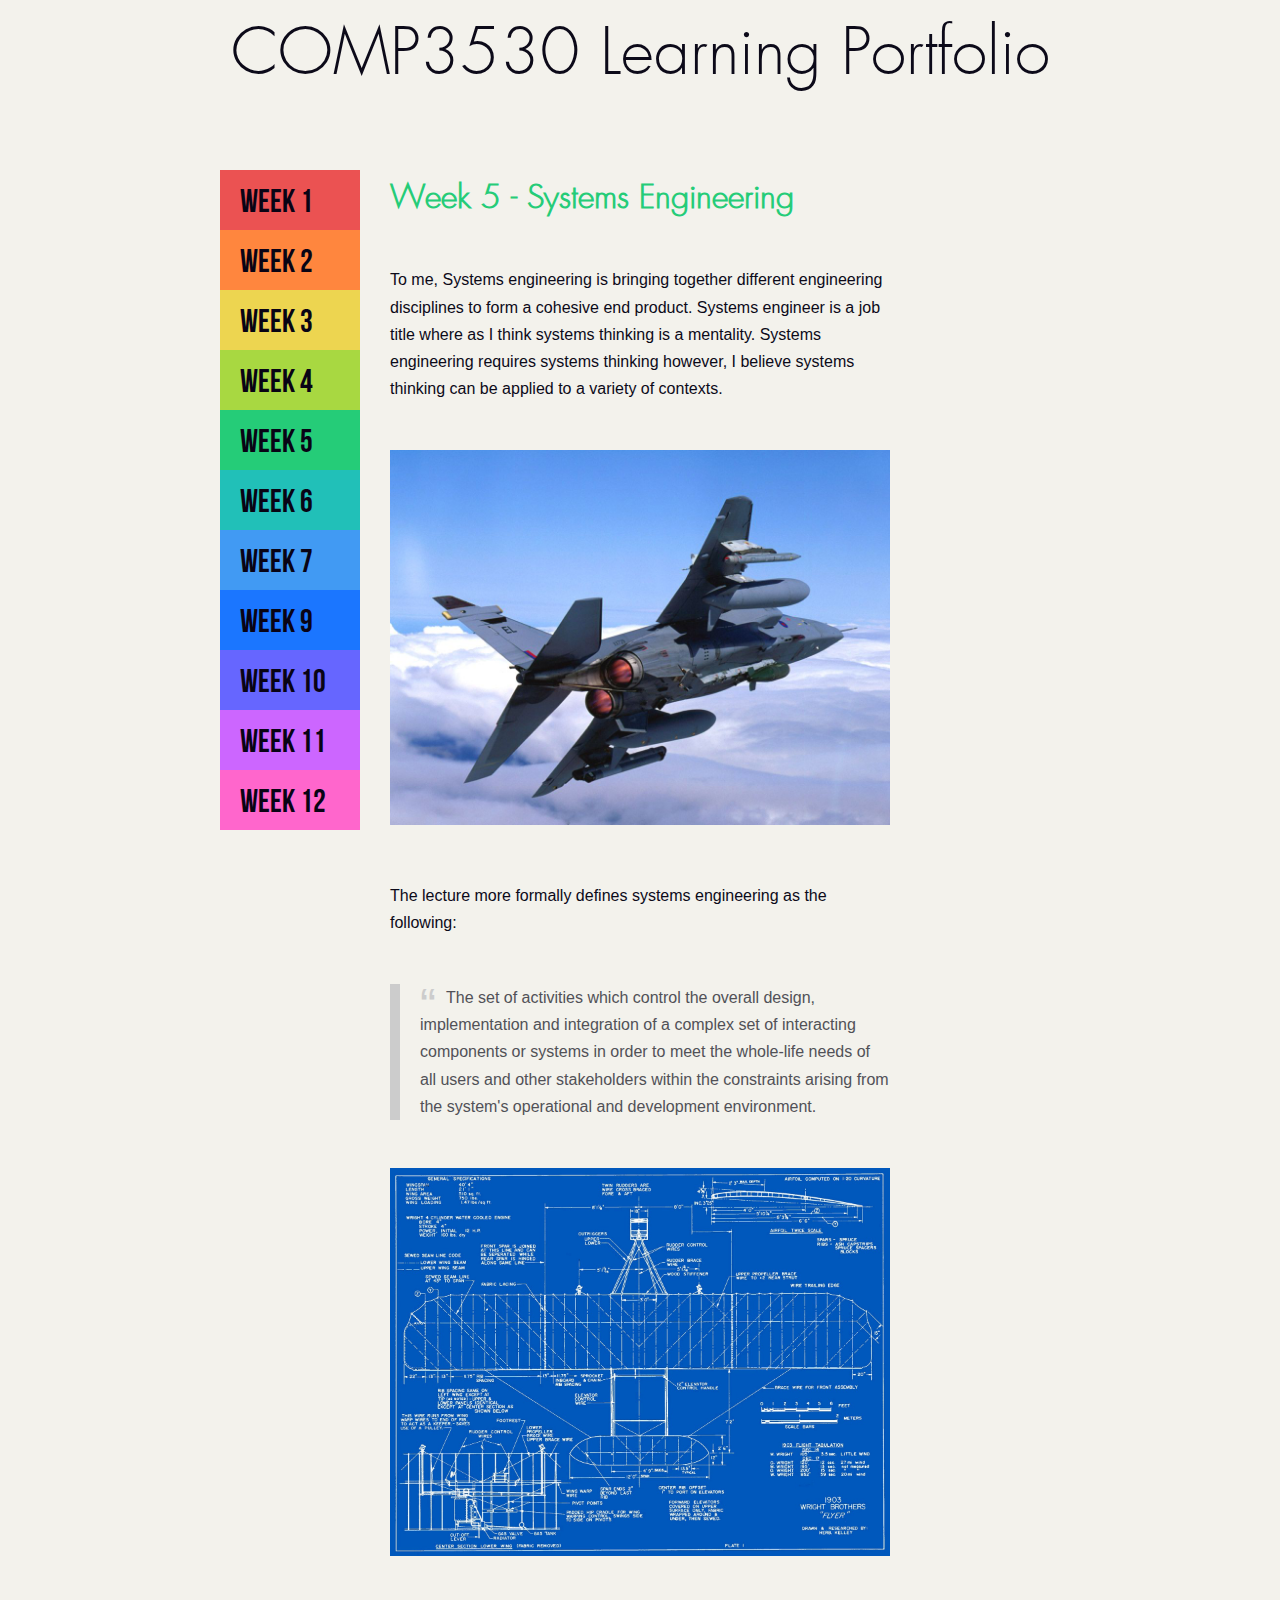
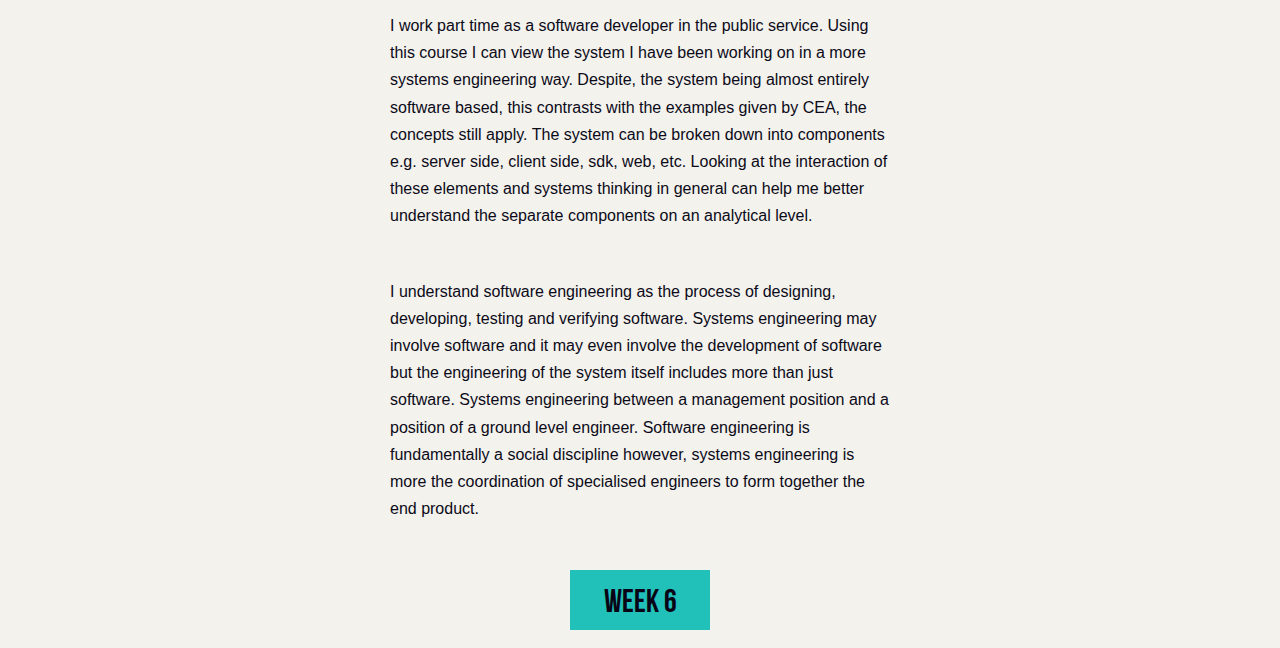
<file: week5.html>
<!DOCTYPE html>
<html>
    <head>
        <meta charset="UTF-8">
        <title>Eamonn Laffey's Learning Portforlio</title>
        <link rel="stylesheet" type="text/css" href="style.css">
    </head>
    <body>
        <div class="banner"><a href="index.html">COMP3530 Learning Portfolio</a></div>
        <div class="container">
            <ul class="menu">
                <li><a class="menu-item1" href="week1.html">WEEK 1</a></li>
                <li><a class="menu-item2" href="week2.html">WEEK 2</a></li>
                <li><a class="menu-item3" href="week3.html">WEEK 3</a></li>
                <li><a class="menu-item4" href="week4.html">WEEK 4</a></li>
                <li><a class="menu-item5" href="week5.html">WEEK 5</a></li>
                <li><a class="menu-item6" href="week6.html">WEEK 6</a></li>
                <li><a class="menu-item7" href="week7.html">WEEK 7</a></li>
                <li><a class="menu-item9" href="week9.html">WEEK 9</a></li>
                <li><a class="menu-item10" href="week10.html">WEEK 10</a></li>
                <li><a class="menu-item11" href="week11.html">WEEK 11</a></li>
                <li><a class="menu-item12" href="week12.html">WEEK 12</a></li>
            </ul>
            <div class="content">
                <h1 class="week5">Week 5 - Systems Engineering</h1>
                <p>To me, Systems engineering is bringing together different engineering disciplines to form a cohesive end product. Systems engineer is a job title where as I think systems thinking is a mentality. Systems engineering requires systems thinking however, I believe systems thinking can be applied to a variety of contexts.</p>
                <img src="jet.jpg" />
                <p>The lecture more formally defines systems engineering as the following:</p>
                <p class="blockquote">The set of activities which control the overall design, implementation and integration of a complex set of interacting components or systems in order to meet the whole-life needs of all users and other stakeholders within the constraints arising from the system's operational and development environment.</p>
                <img src="blueprint.jpg" />
                <p>I work part time as a software developer in the public service. Using this course I can view the system I have been working on in a more systems engineering way. Despite, the system being almost entirely software based, this contrasts with the examples given by CEA, the concepts still apply. The system can be broken down into components e.g. server side, client side, sdk, web, etc. Looking at the interaction of these elements and systems thinking in general can help me better understand the separate components on an analytical level.</p>
                <p>I understand software engineering as the process of designing, developing, testing and verifying software. Systems engineering may involve software and it may even involve the development of software but the engineering of the system itself includes more than just software. Systems engineering between a management position and a position of a ground level engineer. Software engineering is fundamentally a social discipline however, systems engineering is more the coordination of specialised engineers to form together the end product.</p>
                <a class="menu-item6" href="week6.html">WEEK 6</a>
            </div>
        </div>
    </body>
</html>
</file>
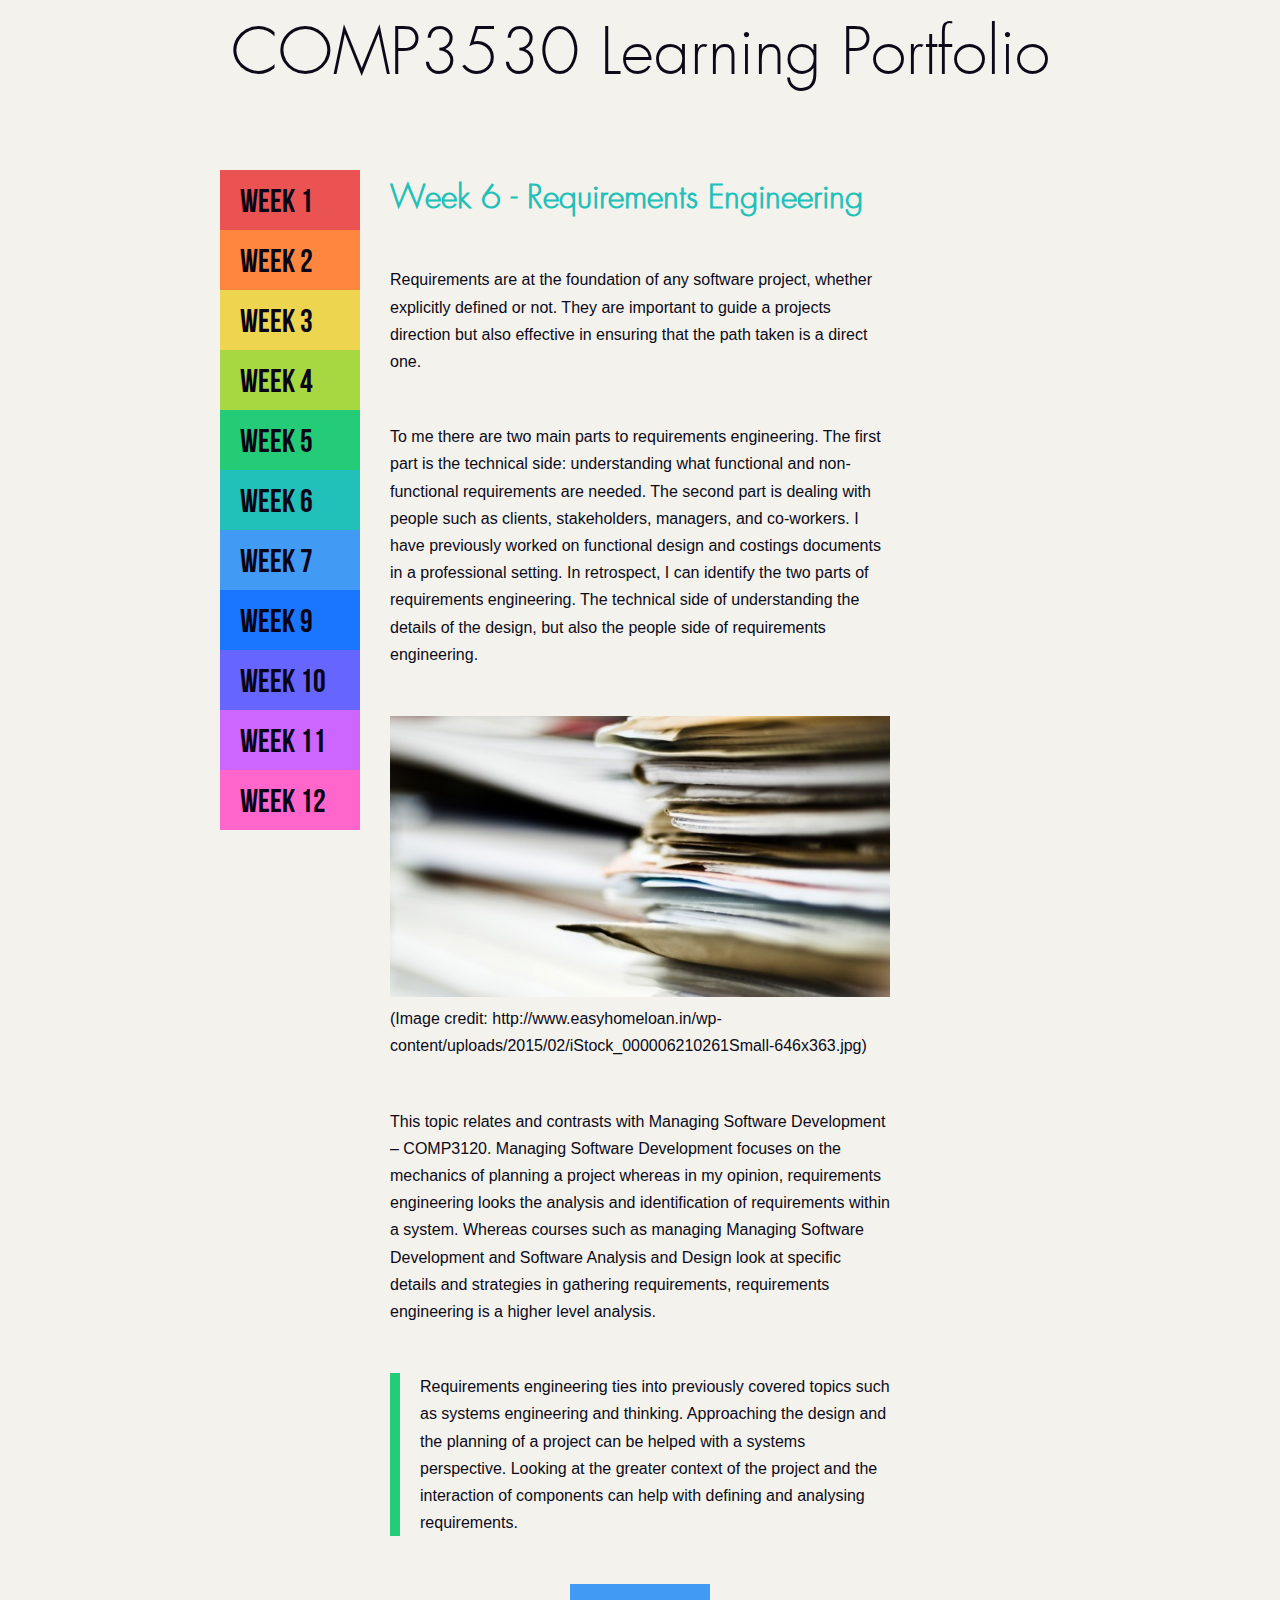
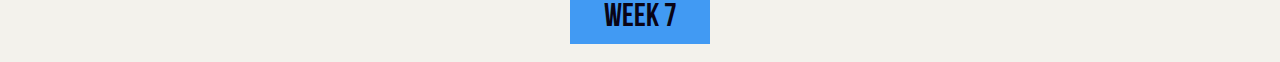
<file: week6.html>
<!DOCTYPE html>
<html>
    <head>
        <meta charset="UTF-8">
        <title>Eamonn Laffey's Learning Portforlio</title>
        <link rel="stylesheet" type="text/css" href="style.css">
    </head>
    <body>
        <div class="banner"><a href="index.html">COMP3530 Learning Portfolio</a></div>
        <div class="container">
            <ul class="menu">
                <li><a class="menu-item1" href="week1.html">WEEK 1</a></li>
                <li><a class="menu-item2" href="week2.html">WEEK 2</a></li>
                <li><a class="menu-item3" href="week3.html">WEEK 3</a></li>
                <li><a class="menu-item4" href="week4.html">WEEK 4</a></li>
                <li><a class="menu-item5" href="week5.html">WEEK 5</a></li>
                <li><a class="menu-item6" href="week6.html">WEEK 6</a></li>
                <li><a class="menu-item7" href="week7.html">WEEK 7</a></li>
                <li><a class="menu-item9" href="week9.html">WEEK 9</a></li>
                <li><a class="menu-item10" href="week10.html">WEEK 10</a></li>
                <li><a class="menu-item11" href="week11.html">WEEK 11</a></li>
                <li><a class="menu-item12" href="week12.html">WEEK 12</a></li>
            </ul>
            <div class="content">
                <h1 class="week6">Week 6 - Requirements Engineering</h1>
                <p>Requirements are at the foundation of any software project, whether explicitly defined or not. They are important to guide a projects direction but also effective in ensuring that the path taken is a direct one.</p>
                <p>To me there are two main parts to requirements engineering. The first part is the technical side: understanding what functional and non-functional requirements are needed. The second part is dealing with people such as clients, stakeholders, managers, and co-workers. I have previously worked on functional design and costings documents in a professional setting. In retrospect, I can identify the two parts of requirements engineering. The technical side of understanding the details of the design, but also the people side of requirements engineering.</p>
                <img src="documents.jpg" />
                (Image credit: http://www.easyhomeloan.in/wp-content/uploads/2015/02/iStock_000006210261Small-646x363.jpg)
                <p>This topic relates and contrasts with Managing Software Development – COMP3120. Managing Software Development focuses on the mechanics of planning a project whereas in my opinion, requirements engineering looks the analysis and identification of requirements within a system. Whereas courses such as managing Managing Software Development and Software Analysis and Design look at specific details and strategies in gathering requirements, requirements engineering is a higher level analysis.</p>
                <p class="para-week5">Requirements engineering ties into previously covered topics such as systems engineering and thinking. Approaching the design and the planning of a project can be helped with a systems perspective. Looking at the greater context of the project and the interaction of components can help with defining and analysing requirements.</p>
                <a class="menu-item7" href="week7.html">WEEK 7</a>
            </div>
        </div>
    </body>
</html>
</file>
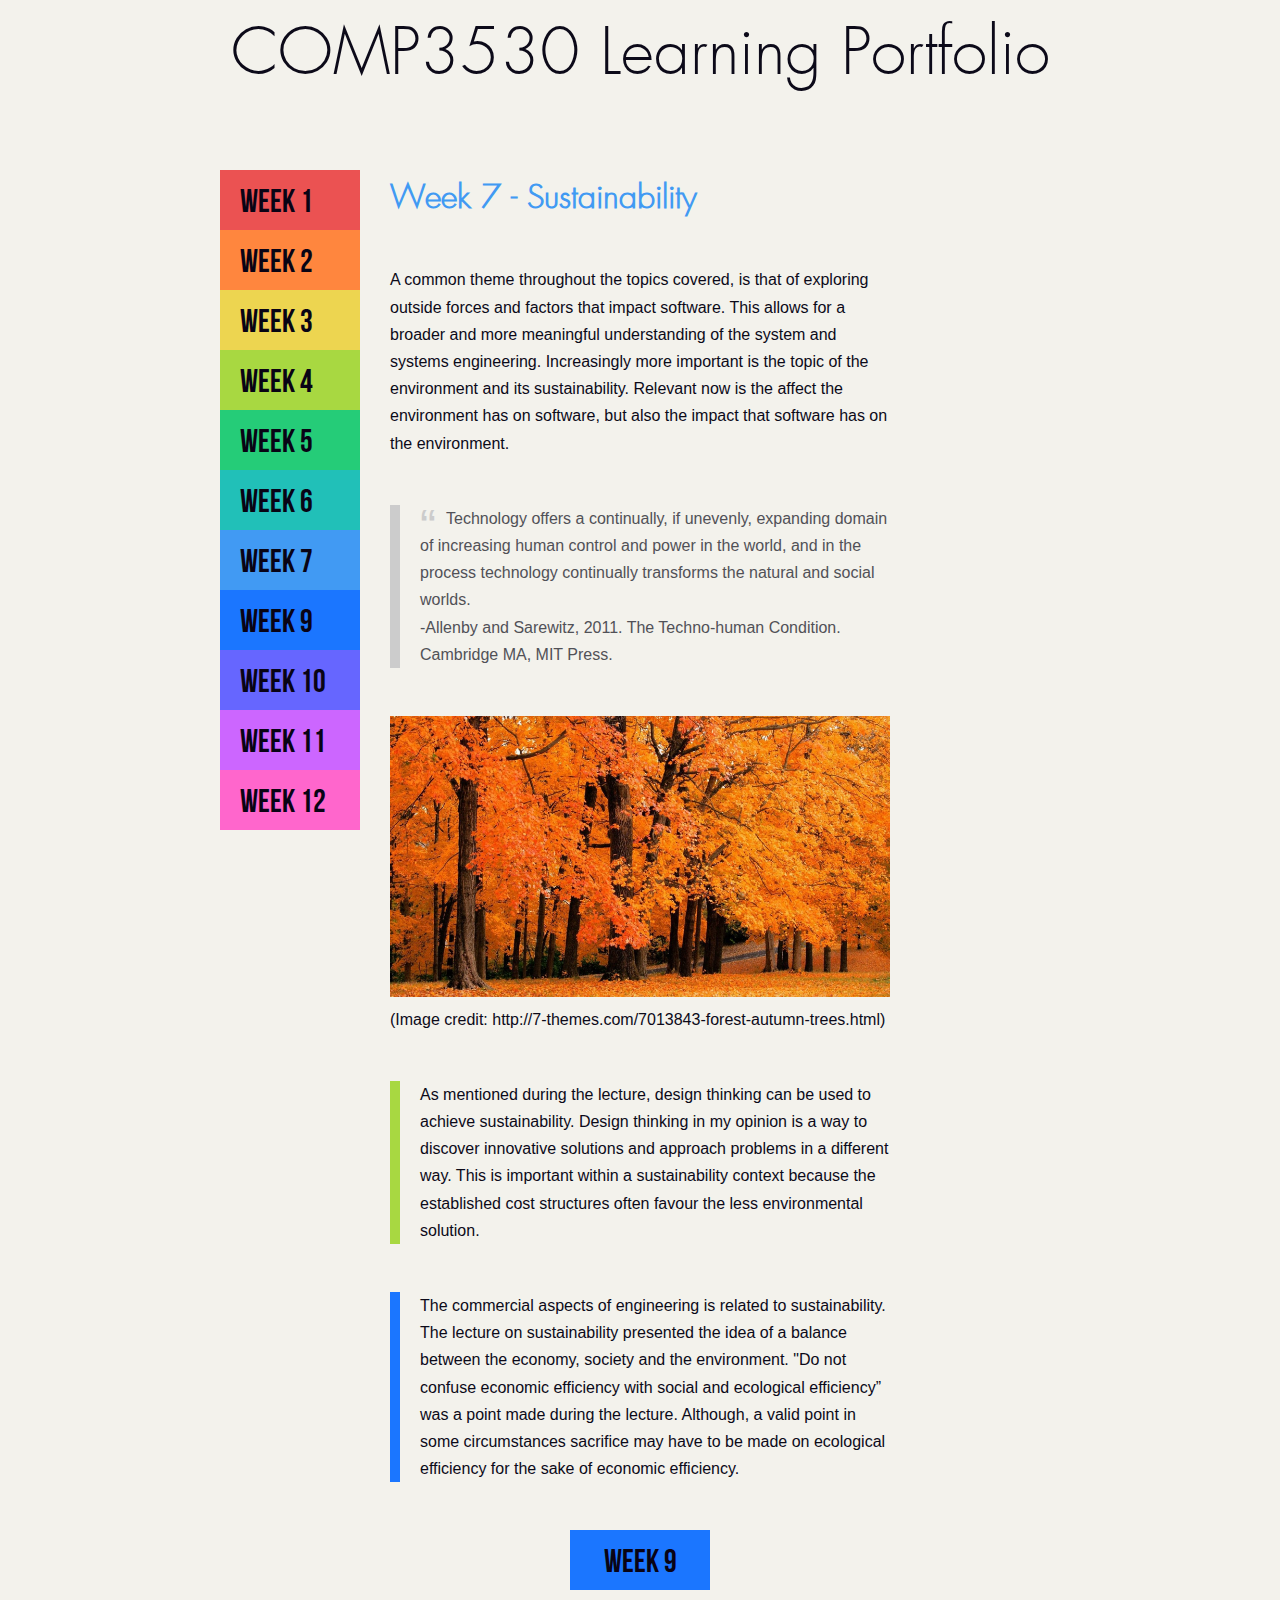
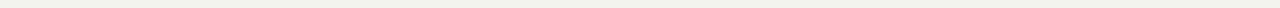
<file: week7.html>
<!DOCTYPE html>
<html>
    <head>
        <meta charset="UTF-8">
        <title>Eamonn Laffey's Learning Portforlio</title>
        <link rel="stylesheet" type="text/css" href="style.css">
    </head>
    <body>
        <div class="banner"><a href="index.html">COMP3530 Learning Portfolio</a></div>
        <div class="container">
            <ul class="menu">
                <li><a class="menu-item1" href="week1.html">WEEK 1</a></li>
                <li><a class="menu-item2" href="week2.html">WEEK 2</a></li>
                <li><a class="menu-item3" href="week3.html">WEEK 3</a></li>
                <li><a class="menu-item4" href="week4.html">WEEK 4</a></li>
                <li><a class="menu-item5" href="week5.html">WEEK 5</a></li>
                <li><a class="menu-item6" href="week6.html">WEEK 6</a></li>
                <li><a class="menu-item7" href="week7.html">WEEK 7</a></li>
                <li><a class="menu-item9" href="week9.html">WEEK 9</a></li>
                <li><a class="menu-item10" href="week10.html">WEEK 10</a></li>
                <li><a class="menu-item11" href="week11.html">WEEK 11</a></li>
                <li><a class="menu-item12" href="week12.html">WEEK 12</a></li>
            </ul>
            <div class="content">
                <h1 class="week7">Week 7 - Sustainability</h1>
                <p>A common theme throughout the topics covered, is that of exploring outside forces and factors that impact software. This allows for a broader and more meaningful understanding of the system and systems engineering. Increasingly more important is the topic of the environment and its sustainability. Relevant now is the affect the environment has on software, but also the impact that software has on the environment.</p>
                <p class="blockquote">Technology offers a continually, if unevenly, expanding domain of increasing human control and power in the world, and in the process technology continually transforms the natural and social worlds.<br />-Allenby and Sarewitz, 2011. The Techno-human Condition. Cambridge MA, MIT Press.</p>
                <img src="tree.jpg" />
                (Image credit: http://7-themes.com/7013843-forest-autumn-trees.html)
                <p class="para-week4">As mentioned during the lecture, design thinking can be used to achieve sustainability. Design thinking in my opinion is a way to discover innovative solutions and approach problems in a different way. This is important within a sustainability context because the established cost structures often favour the less environmental solution.</p>
                <p class="para-week9">The commercial aspects of engineering is related to sustainability. The lecture on sustainability presented the idea of a balance between the economy, society and the environment. "Do not confuse economic efficiency with social and ecological efficiency” was a point made during the lecture. Although, a valid point in some circumstances sacrifice may have to be made on ecological efficiency for the sake of economic efficiency.</p>
                <a class="menu-item9" href="week9.html">WEEK 9</a>
            </div>
        </div>
    </body>
</html>
</file>
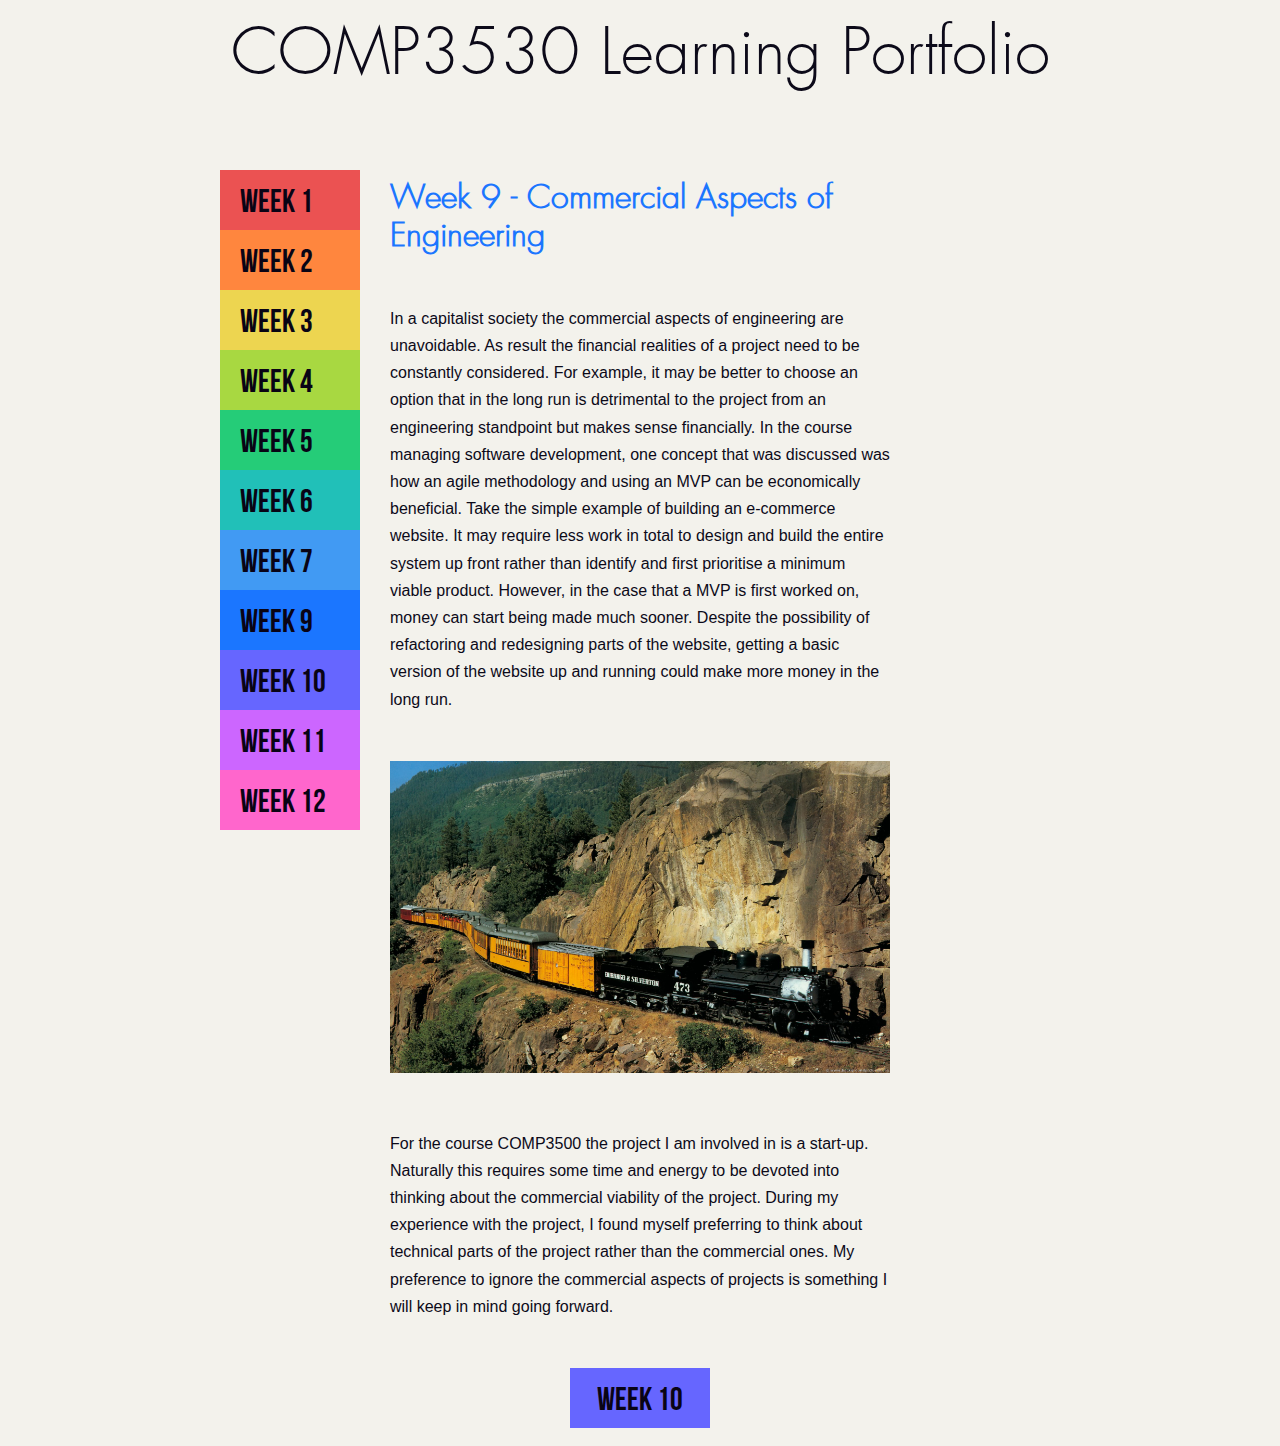
<file: week9.html>
<!DOCTYPE html>
<html>
    <head>
        <meta charset="UTF-8">
        <title>Eamonn Laffey's Learning Portforlio</title>
        <link rel="stylesheet" type="text/css" href="style.css">
    </head>
    <body>
        <div class="banner"><a href="index.html">COMP3530 Learning Portfolio</a></div>
        <div class="container">
            <ul class="menu">
                <li><a class="menu-item1" href="week1.html">WEEK 1</a></li>
                <li><a class="menu-item2" href="week2.html">WEEK 2</a></li>
                <li><a class="menu-item3" href="week3.html">WEEK 3</a></li>
                <li><a class="menu-item4" href="week4.html">WEEK 4</a></li>
                <li><a class="menu-item5" href="week5.html">WEEK 5</a></li>
                <li><a class="menu-item6" href="week6.html">WEEK 6</a></li>
                <li><a class="menu-item7" href="week7.html">WEEK 7</a></li>
                <li><a class="menu-item9" href="week9.html">WEEK 9</a></li>
                <li><a class="menu-item10" href="week10.html">WEEK 10</a></li>
                <li><a class="menu-item11" href="week11.html">WEEK 11</a></li>
                <li><a class="menu-item12" href="week12.html">WEEK 12</a></li>
            </ul>
            <div class="content">
                <h1 class="week9">Week 9 - Commercial Aspects of Engineering</h1>
                <p>In a capitalist society the commercial aspects of engineering are unavoidable. As result the financial realities of a project need to be constantly considered. For example, it may be better to choose an option that in the long run is detrimental to the project from an engineering standpoint but makes sense financially. In the course managing software development, one concept that was discussed was how an agile methodology and using an MVP can be economically beneficial. Take the simple example of building an e-commerce website. It may require less work in total to design and build the entire system up front rather than identify and first prioritise a minimum viable product. However, in the case that a MVP is first worked on, money can start being made much sooner. Despite the possibility of refactoring and redesigning parts of the website, getting a basic version of the website up and running could make more money in the long run.</p>
                <img src="train.jpg" />
                <p>For the course COMP3500 the project I am involved in is a start-up. Naturally this requires some time and energy to be devoted into thinking about the commercial viability of the project. During my experience with the project, I found myself preferring to think about technical parts of the project rather than the commercial ones. My preference to ignore the commercial aspects of projects is something I will keep in mind going forward.</p>
                <a class="menu-item10" href="week10.html">WEEK 10</a>
            </div>
        </div>
    </body>
</html>
</file>
<file: style.css>
@font-face {
    font-family: "menu";
    src: url("BebasNeue.otf") format("opentype");
}
@font-face {
    font-family: "banner";
    src: url("Futura-(Light).ttf") format("truetype");
}
@font-face {
    font-family: "content";
    src: url("Cantarell-Regular.ttf") format("truetype");
}

body {
    background-color: #f3f2ec;
    color: #0c0a19;
    min-width: 850px;
}

.container {
    margin-left: auto;
    margin-right: auto;
    width: 520px;
    position: relative;
}

.banner {
    font-family: "banner";
    font-size: 400%;
    height: 150px;
    text-align: center;
    margin-top: 20px;
}

p {
    margin-top: 3em;
    margin-bottom: 3em;
}

.blockquote {
    color: #515157;
    padding-left: 20px;
    border-left: 10px solid #ccc;
    quotes: "\201C""\201D""\2018""\2019";
}
.blockquote:before {
    color: #ccc;
    content: open-quote;
    font-size: 3em;
    vertical-align: -0.4em;
    line-height: 0.1em;
    margin-right: 10px;
}

.content {
    font-family: sans-serif;
    line-height: 170%;
    width: 500px;
    padding: 10px;

    /*background-color: lightblue;*/
}
.content img {
    width: 500px;
}
.content h1 {
    font-family: "banner";
    padding-top: 0;
    margin-top: 0;
    line-height: 120%;
}

.menu {
    position: absolute;
    left: -160px;
    width: 140px;
    list-style-type: none;
    margin: 0;
    padding: 0;
}

a {
    text-decoration: none;
    color: #0c0a19;
}

.container a {
    display: block;
    width: 100px;
    height: 20px;
    line-height: 25px;
    padding: 20px;
    color: #090415;
    font-size: 200%;
    font-family: "menu";
}

.container a:hover {
    color: #f3f2ec;
}

.content a {
    text-align: center;
    margin-left: auto;
    margin-right: auto;
}


/* ##### WEEK 1 ##### */
.menu-item1 {
    background-color: #eb5252;
}
.menu-item1:hover {
    background-color: #be4b4b;
}
.menu-item1:active {
    background-color: #842a2a;
}
.para-week1 {
    padding-left: 20px;
    border-left: 10px solid #eb5252;
}
.week1 {
    color: #eb5252;
}

/* ##### WEEK 2 ##### */
.menu-item2 {
    background-color: #FF863E;
}
.menu-item2:hover {
    background-color: #D05616;
}
.menu-item2:active {
    background-color: #CB4600;
}
.para-week2 {
    padding-left: 20px;
    border-left: 10px solid #FF863E;
}
.week2 {
    color: #FF863E;
}

/* ##### WEEK 3 ##### */
.menu-item3 {
    background-color: #edd550;
}
.menu-item3:hover {
    background-color: #e7ba32;
}
.menu-item3:active {
    background-color: #d5992a;
}
.para-week3 {
    padding-left: 20px;
    border-left: 10px solid #edd550;
}
.week3 {
    color: #edd550;
}


/* ##### WEEK 4 ##### */
.menu-item4 {
    background-color: #a8d841;
}
.menu-item4:hover {
    background-color: #70991a;
}
.menu-item4:active {
    background-color: #83991a;
}
.para-week4 {
    padding-left: 20px;
    border-left: 10px solid #a8d841;
}
.week4 {
    color: #a8d841;
}


/* ##### WEEK 5 ##### */
.menu-item5 {
    background-color: #25CC78;
}
.menu-item5:hover {
    background-color: #12B564;
}
.menu-item5:active {
    background-color: #0E8C4D;
}
.para-week5 {
    padding-left: 20px;
    border-left: 10px solid #25CC78;
}
.week5 {
    color: #25CC78;
}

/* ##### WEEK 6 ##### */
.menu-item6 {
    background-color: #21c0b8;
}
.menu-item6:hover {
    background-color: #21b0c0;
}
.menu-item6:active {
    background-color: #18808c;
}
.para-week6 {
    padding-left: 20px;
    border-left: 10px solid #21c0b8;
}
.week6 {
    color: #21c0b8;
}

/* ##### WEEK 7 ##### */
.menu-item7 {
    background-color: #419AF3;
}
.menu-item7:hover {
    background-color: #4647a0;
}
.menu-item7:active {
    background-color: #393375;
}
.para-week7 {
    padding-left: 20px;
    border-left: 10px solid #419AF3;
}
.week7 {
    color: #419AF3;
}

/* ##### WEEK 9 ##### */
.menu-item9 {
    background-color: #1B76FF;
}
.menu-item9:hover {
    background-color: #1456B8;
}
.menu-item9:active {
    background-color: #2D5DA6;
}
.para-week9 {
    padding-left: 20px;
    border-left: 10px solid #1B76FF;
}
.week9 {
    color: #1B76FF;
}

/* ##### WEEK 10 ##### */
.menu-item10 {
    background-color: #6666FF;
}
.menu-item10:hover {
    background-color: #5252CC;
}
.menu-item10:active {
    background-color: #40409F;
}
.para-week10 {
    padding-left: 20px;
    border-left: 10px solid #6666FF;
}
.week10 {
    color: #6666FF;
}

/* ##### WEEK 11 ##### */
.menu-item11 {
    background-color: #CC66FF;
}
.menu-item11:hover {
    background-color: #9F40CF;
}
.menu-item11:active {
    background-color: #712D93;
}
.para-week11 {
    padding-left: 20px;
    border-left: 10px solid #CC66FF;
}
.week11 {
    color: #CC66FF;
}

/* ##### WEEK 12 ##### */
.menu-item12 {
    background-color: #FF66CC;
}
.menu-item12:hover {
    background-color: #C0248C;
}
.menu-item12:active {
    background-color: #953A97;
}
.para-week12 {
    padding-left: 20px;
    border-left: 10px solid #FF66CC;
}
.week12 {
    color: #FF66CC;
}
</file>
